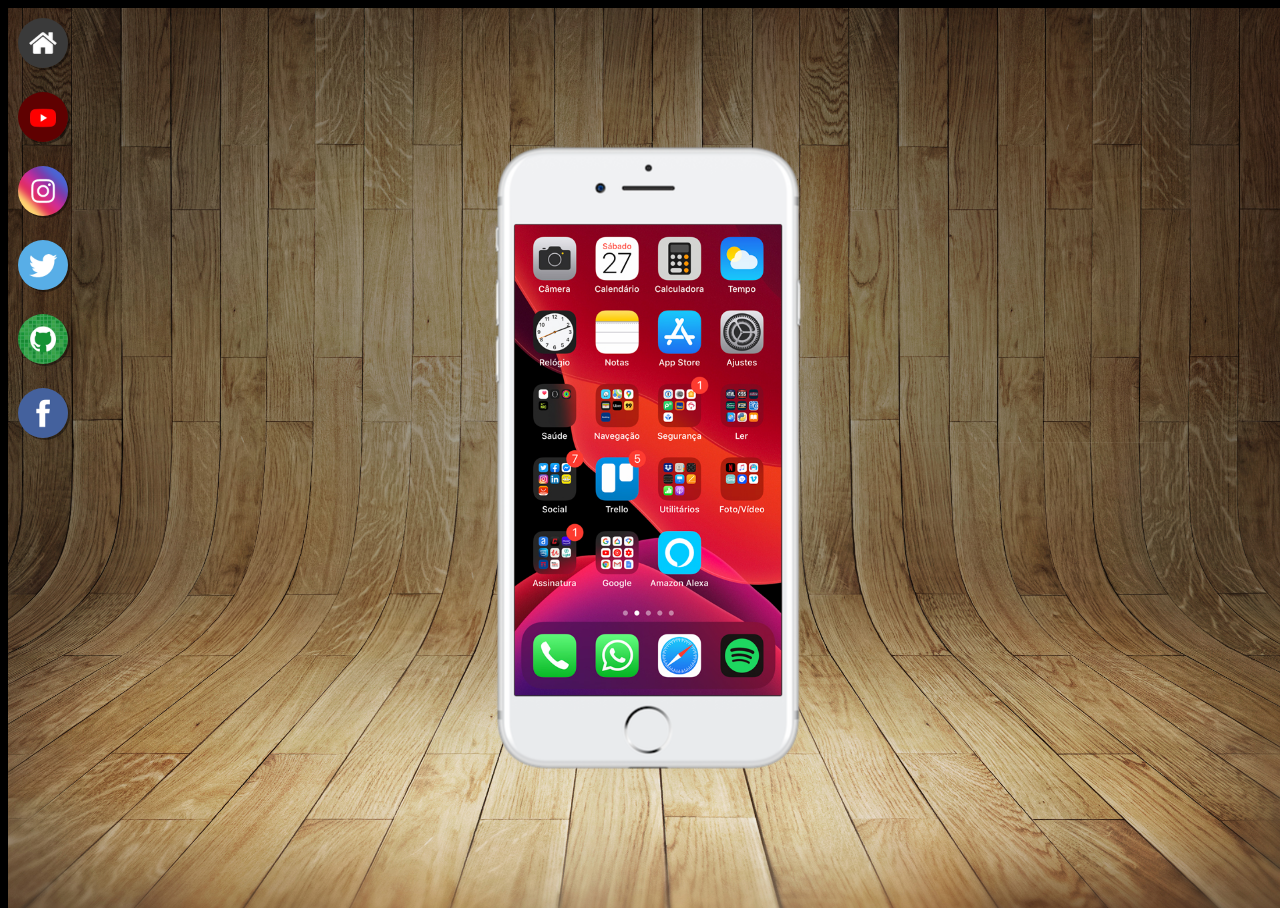
<file: index.html>
<!DOCTYPE html>
<html lang="pt-br
">
<head>
    <meta charset="UTF-8">
    <meta name="viewport" content="width=device-width, initial-scale=1.0">
    <title>Projetos Redes Sociais</title>
    <link rel="shortcut icon" href="favicon.ico" type="image/x-icon">
    <link rel="stylesheet" href="estilos/style.css">
</head>
<body>
    <main>
        <section id="fone">
            <iframe src="home.html" name="tela" id="tela"  frameborder="0">
                Seu navegador não é compativel com esse modelo.
            </iframe>
        </section>
        <section id="redes">
            <a href="#" target="tela"><img src="imagens/logo-home.jpg" alt="Home"></a><br>
            <a href="youtube.html" target="tela"><img src="imagens/logo-youtube.jpg" alt="Youtube"></a><br>
            <a href="insta.html" target="tela"><img src="imagens/logo-instagram.jpg" alt="Instagram"></a><br>
            <a href="x.html" target="tela"><img src="imagens/logo-twitter.jpg" alt="X"></a><br>
            <a href="git.html" target="tela"><img src="imagens/logo-github.jpg" alt="Git Hub"></a><br>
            <a href="face.html" target="tela"><img src="imagens/logo-facebook.jpg" alt="Facebook"></a>
        </section>
    </main>
</body>
</html>
</file>
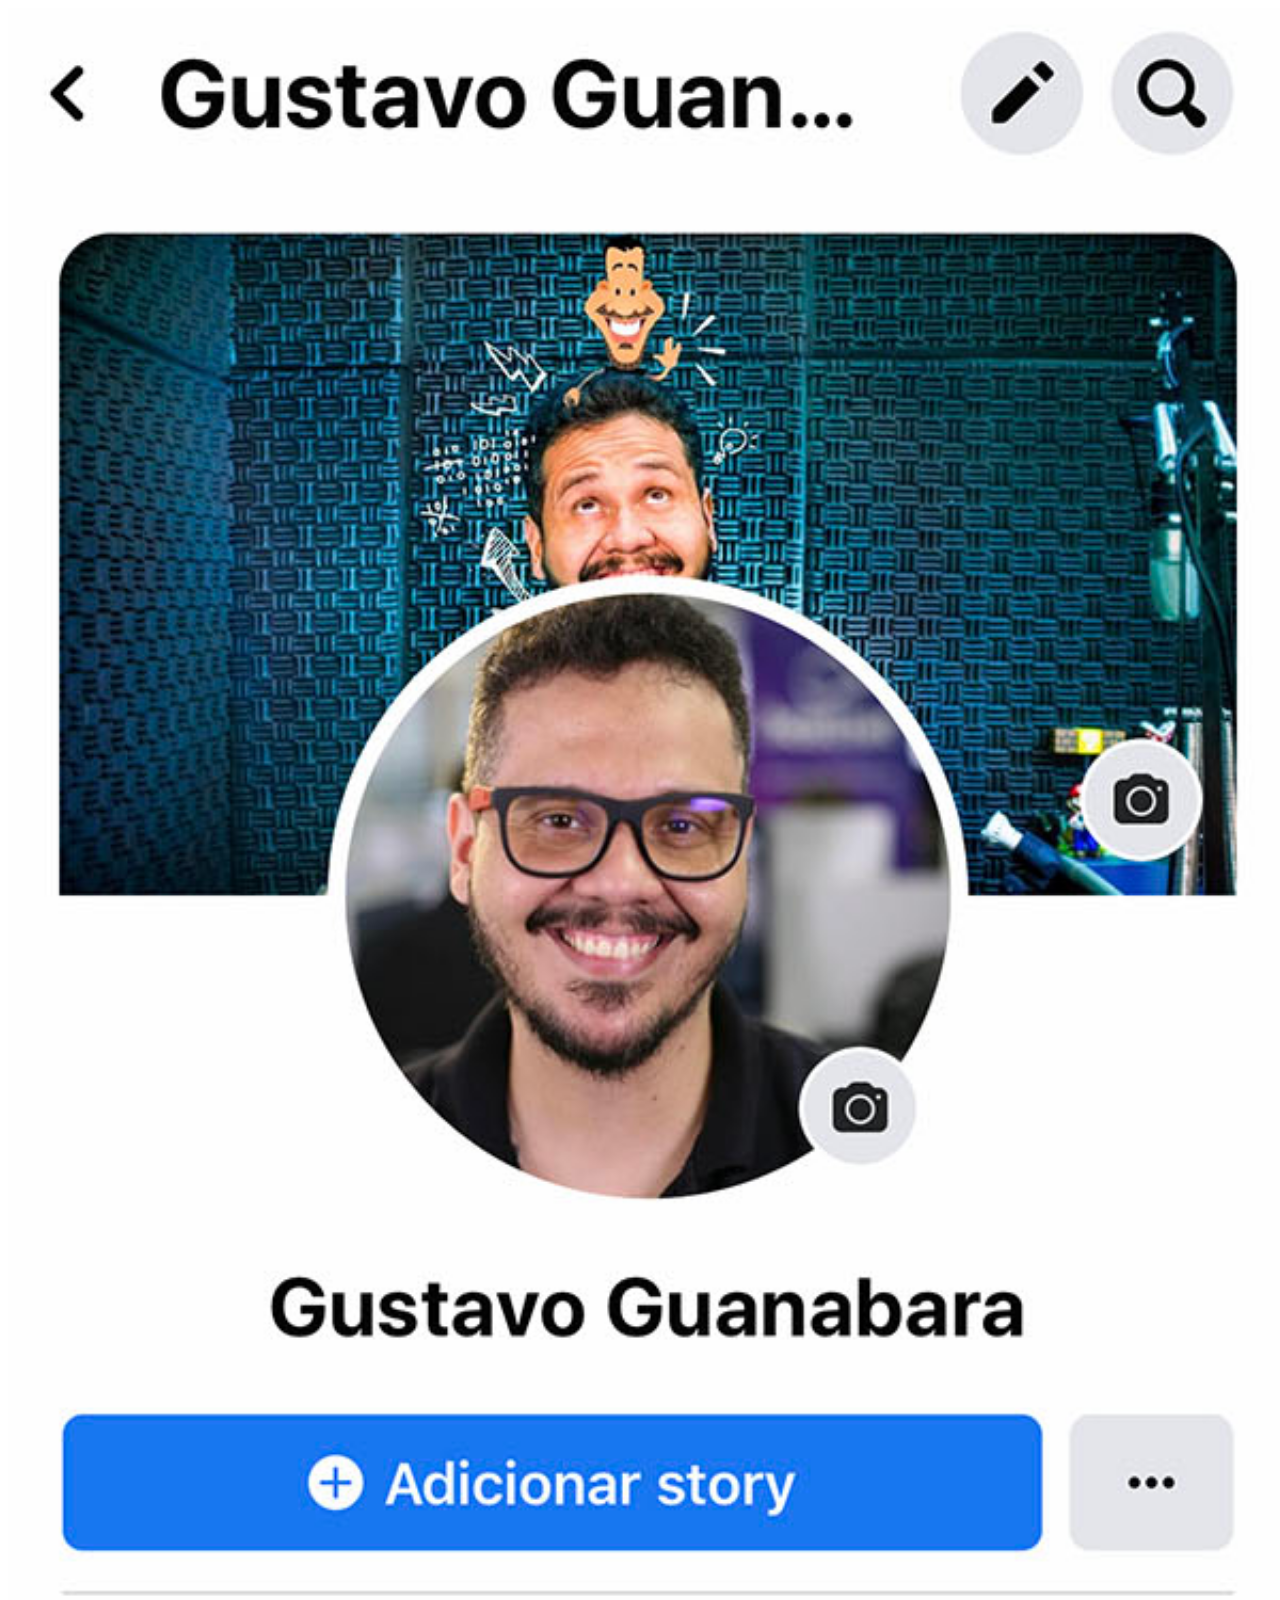
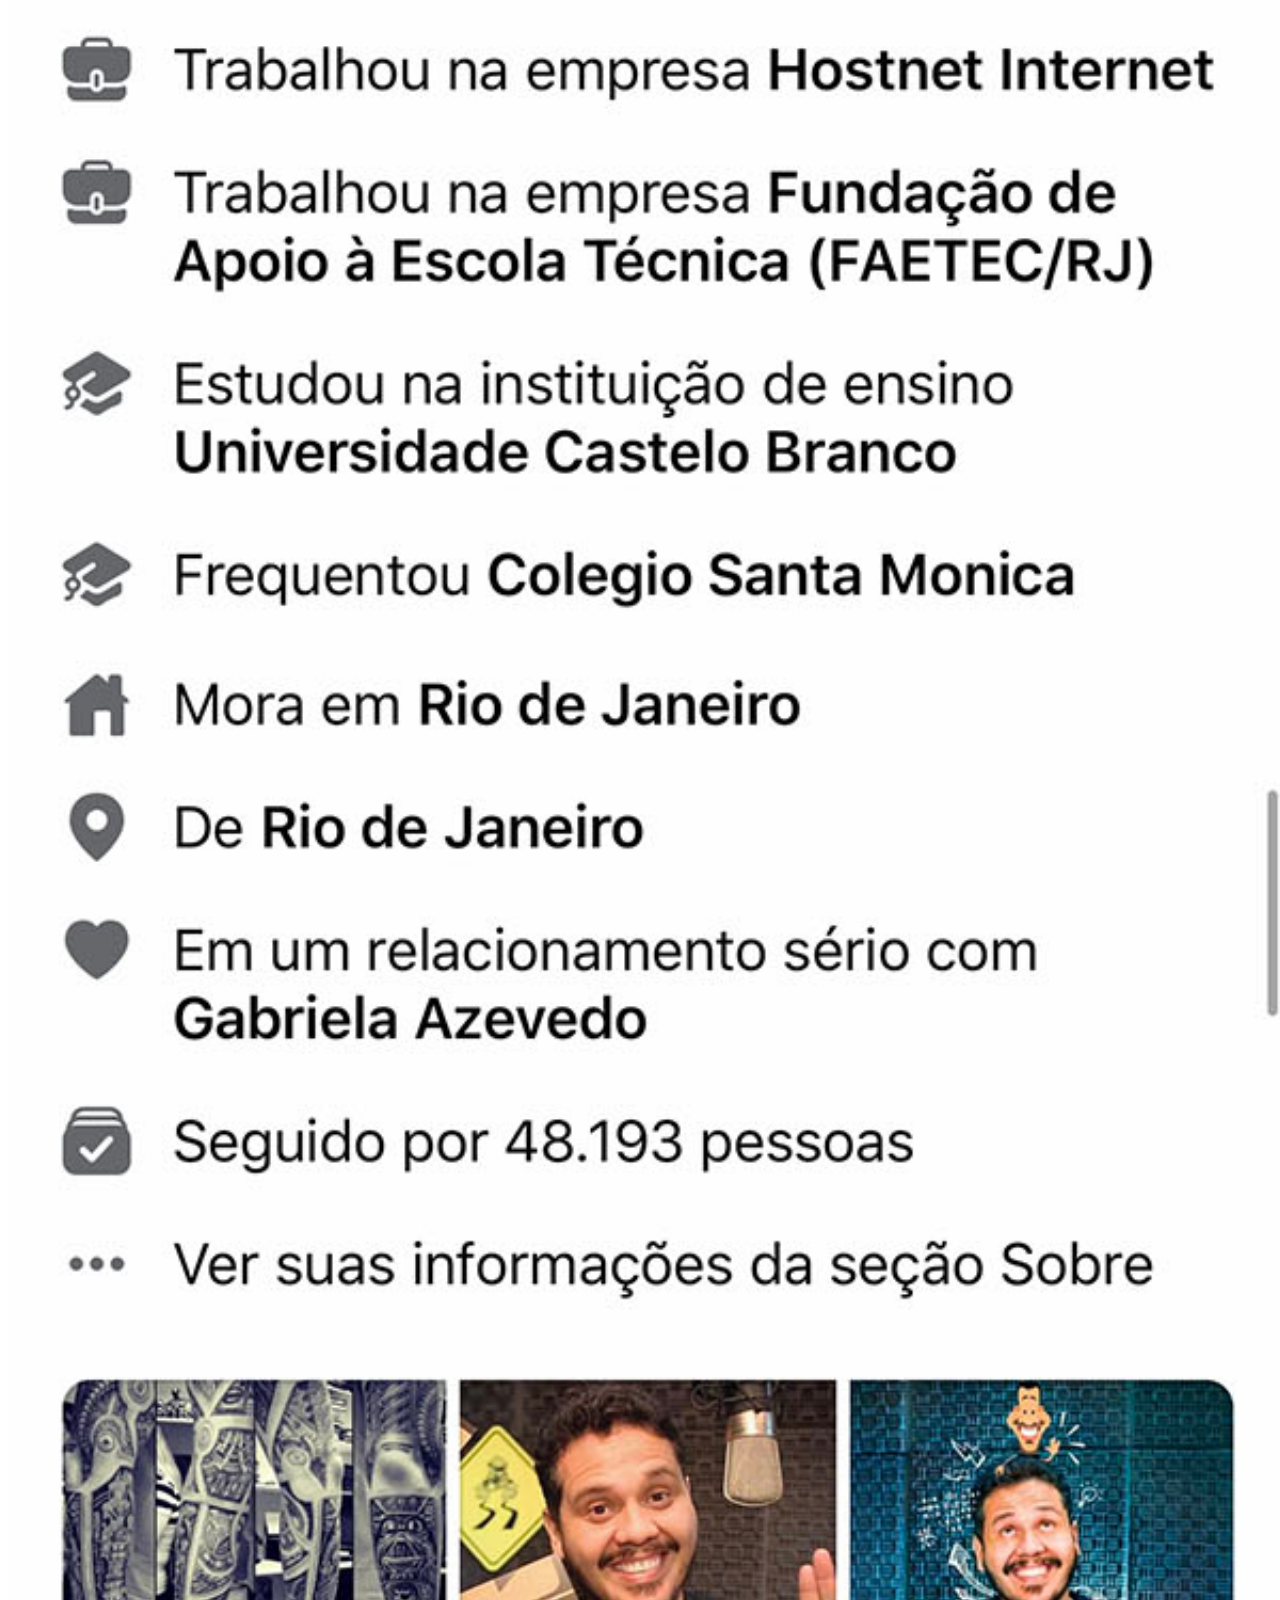
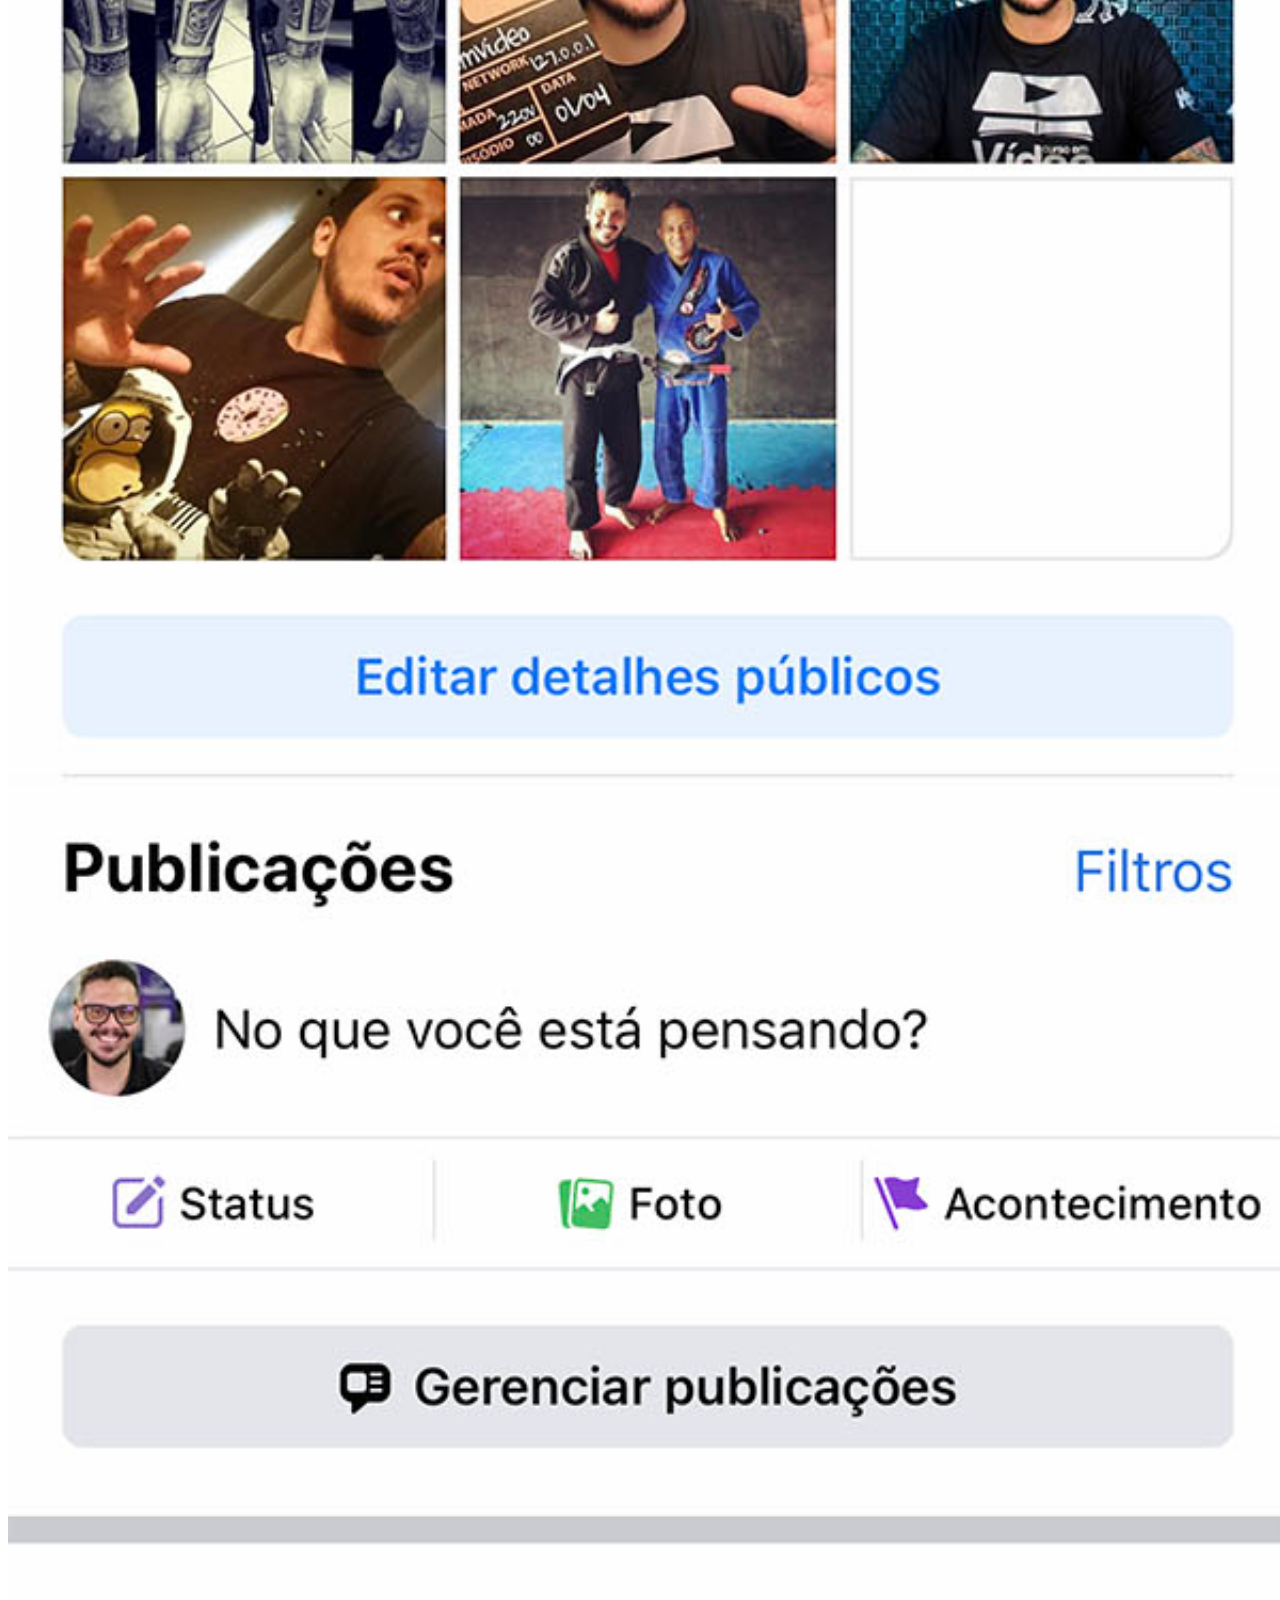
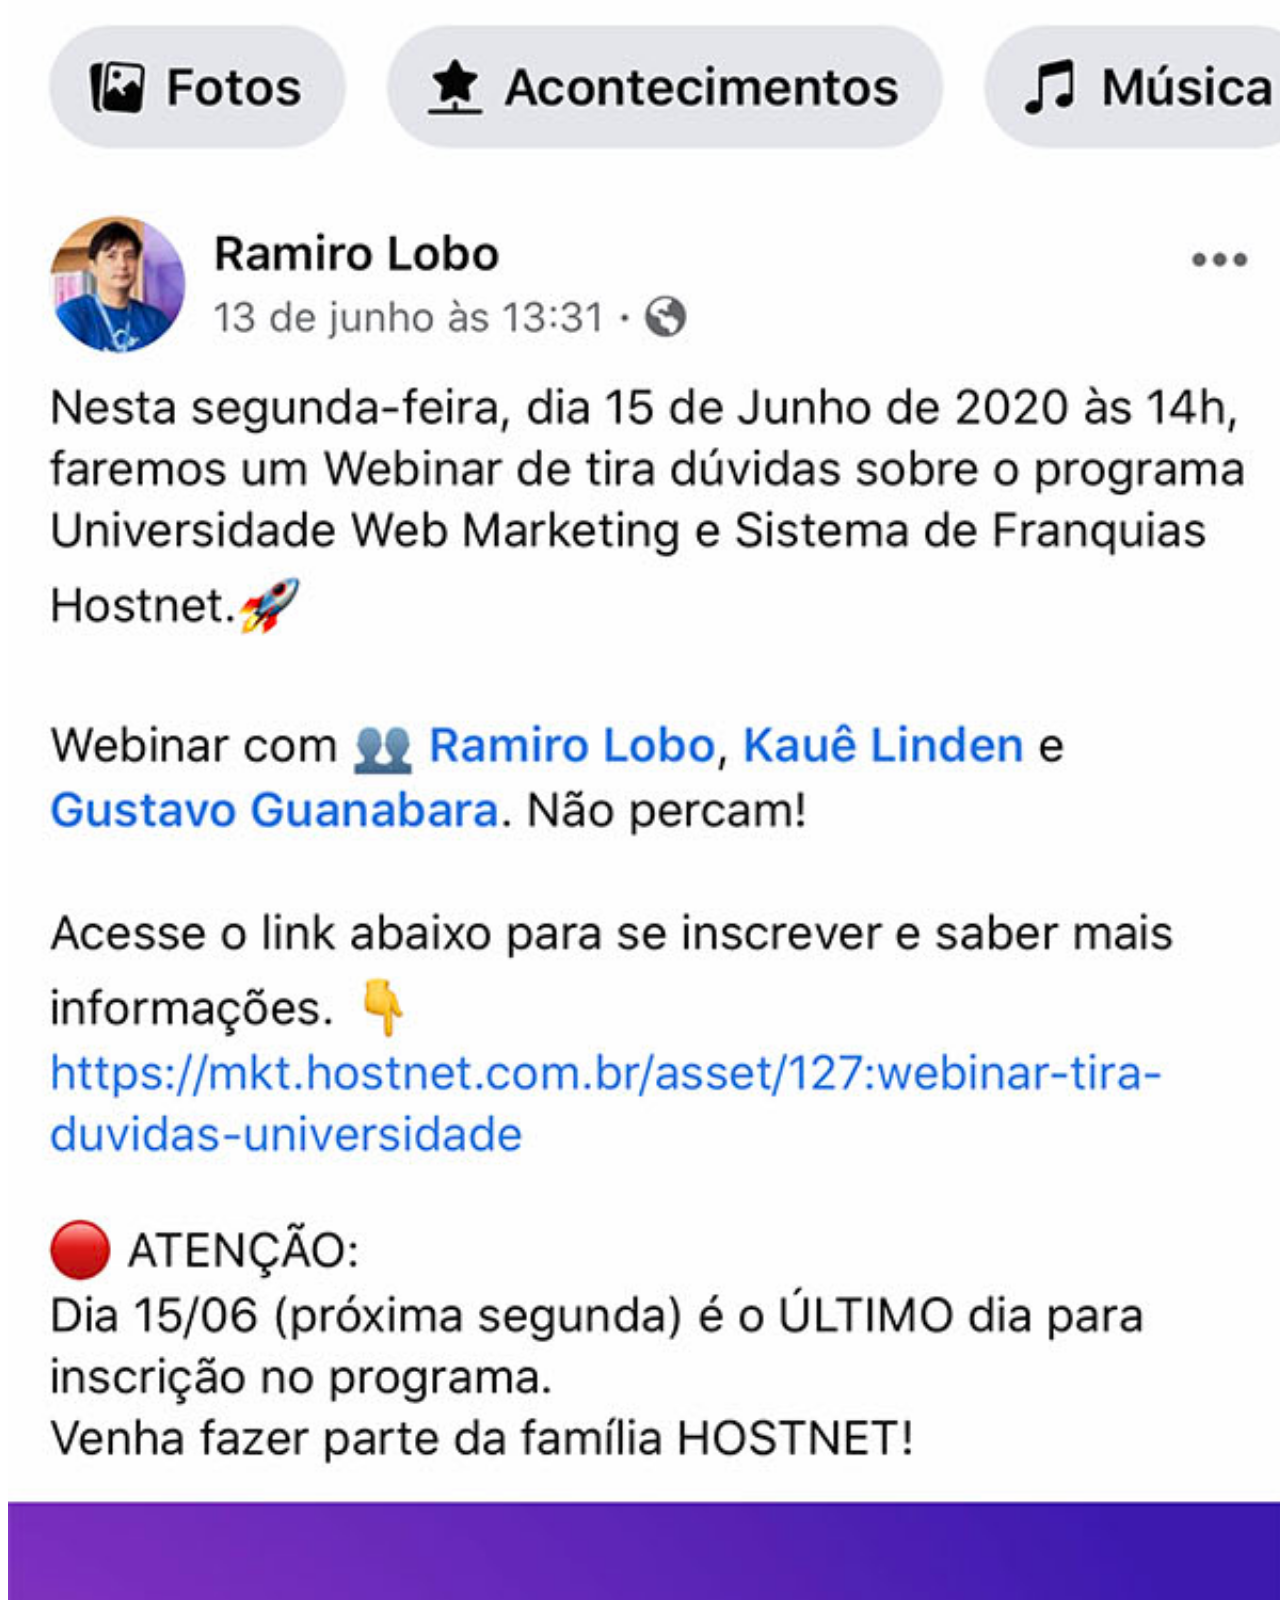
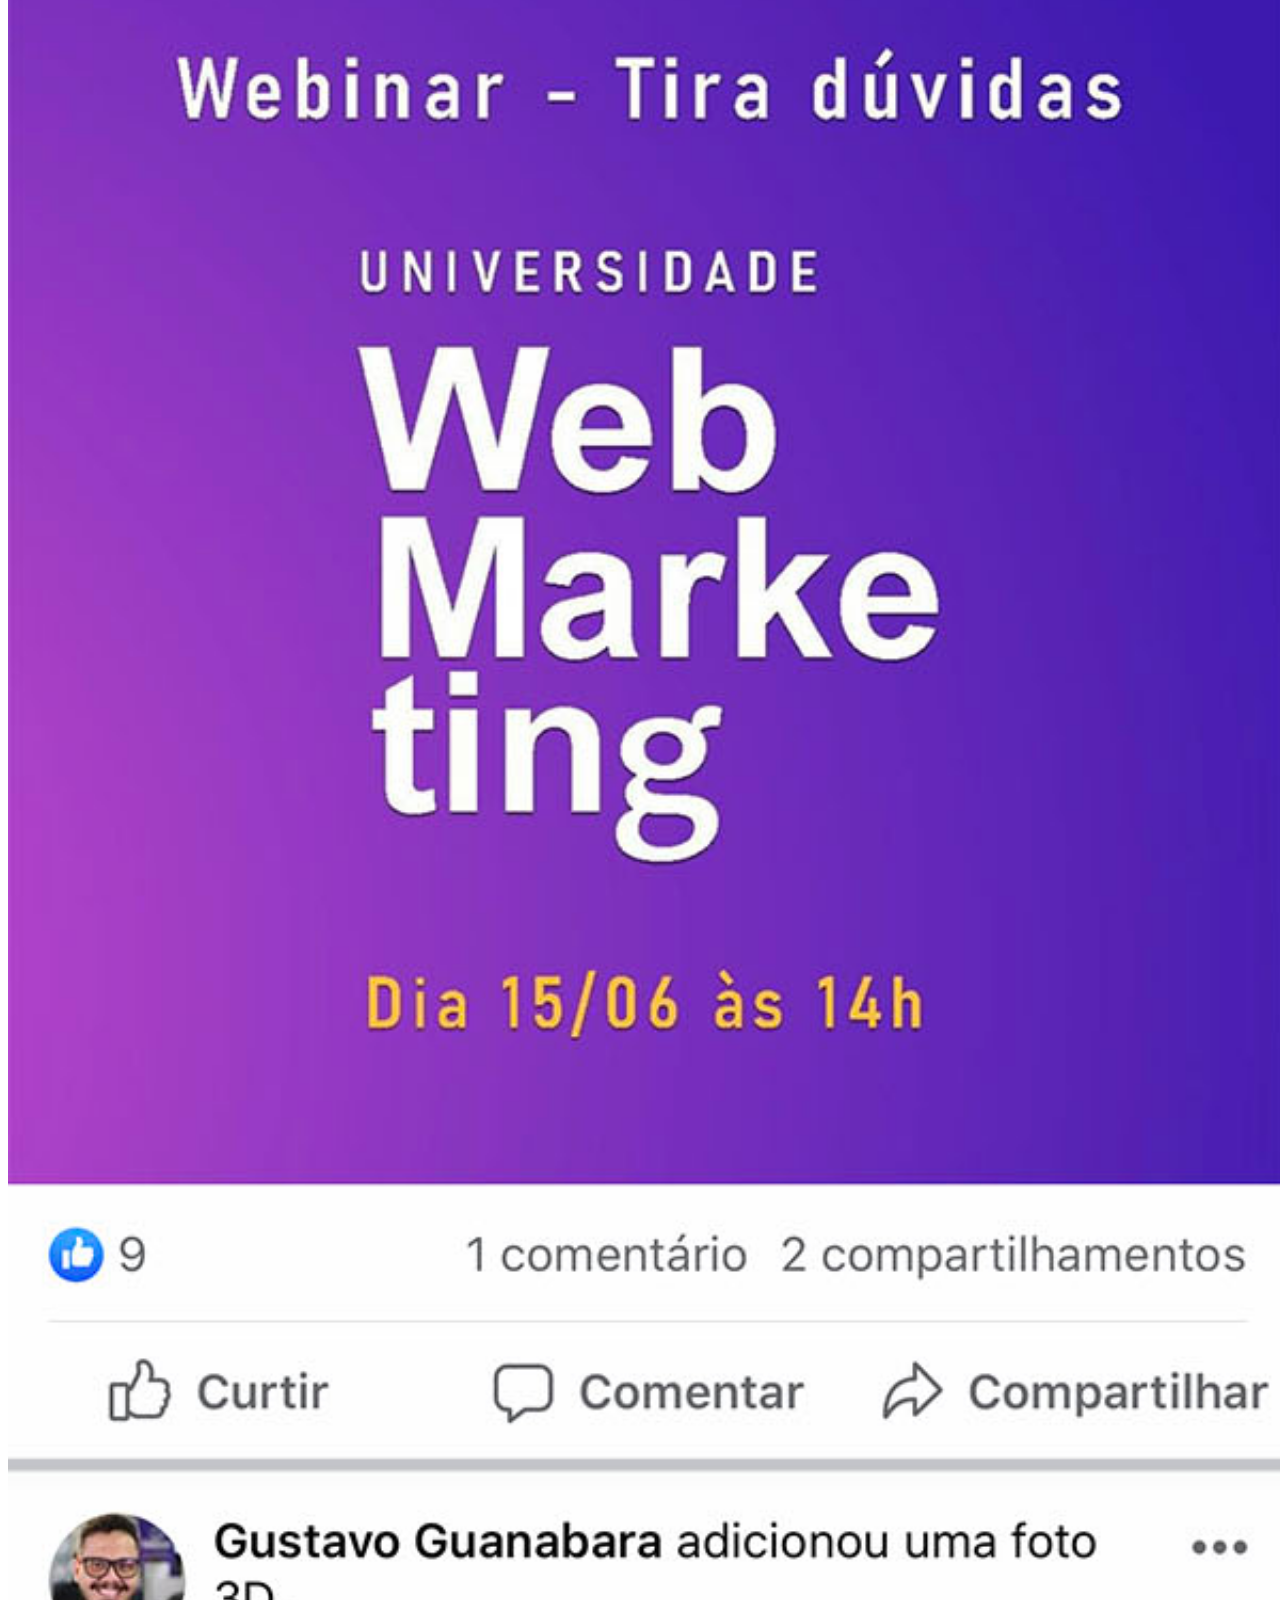
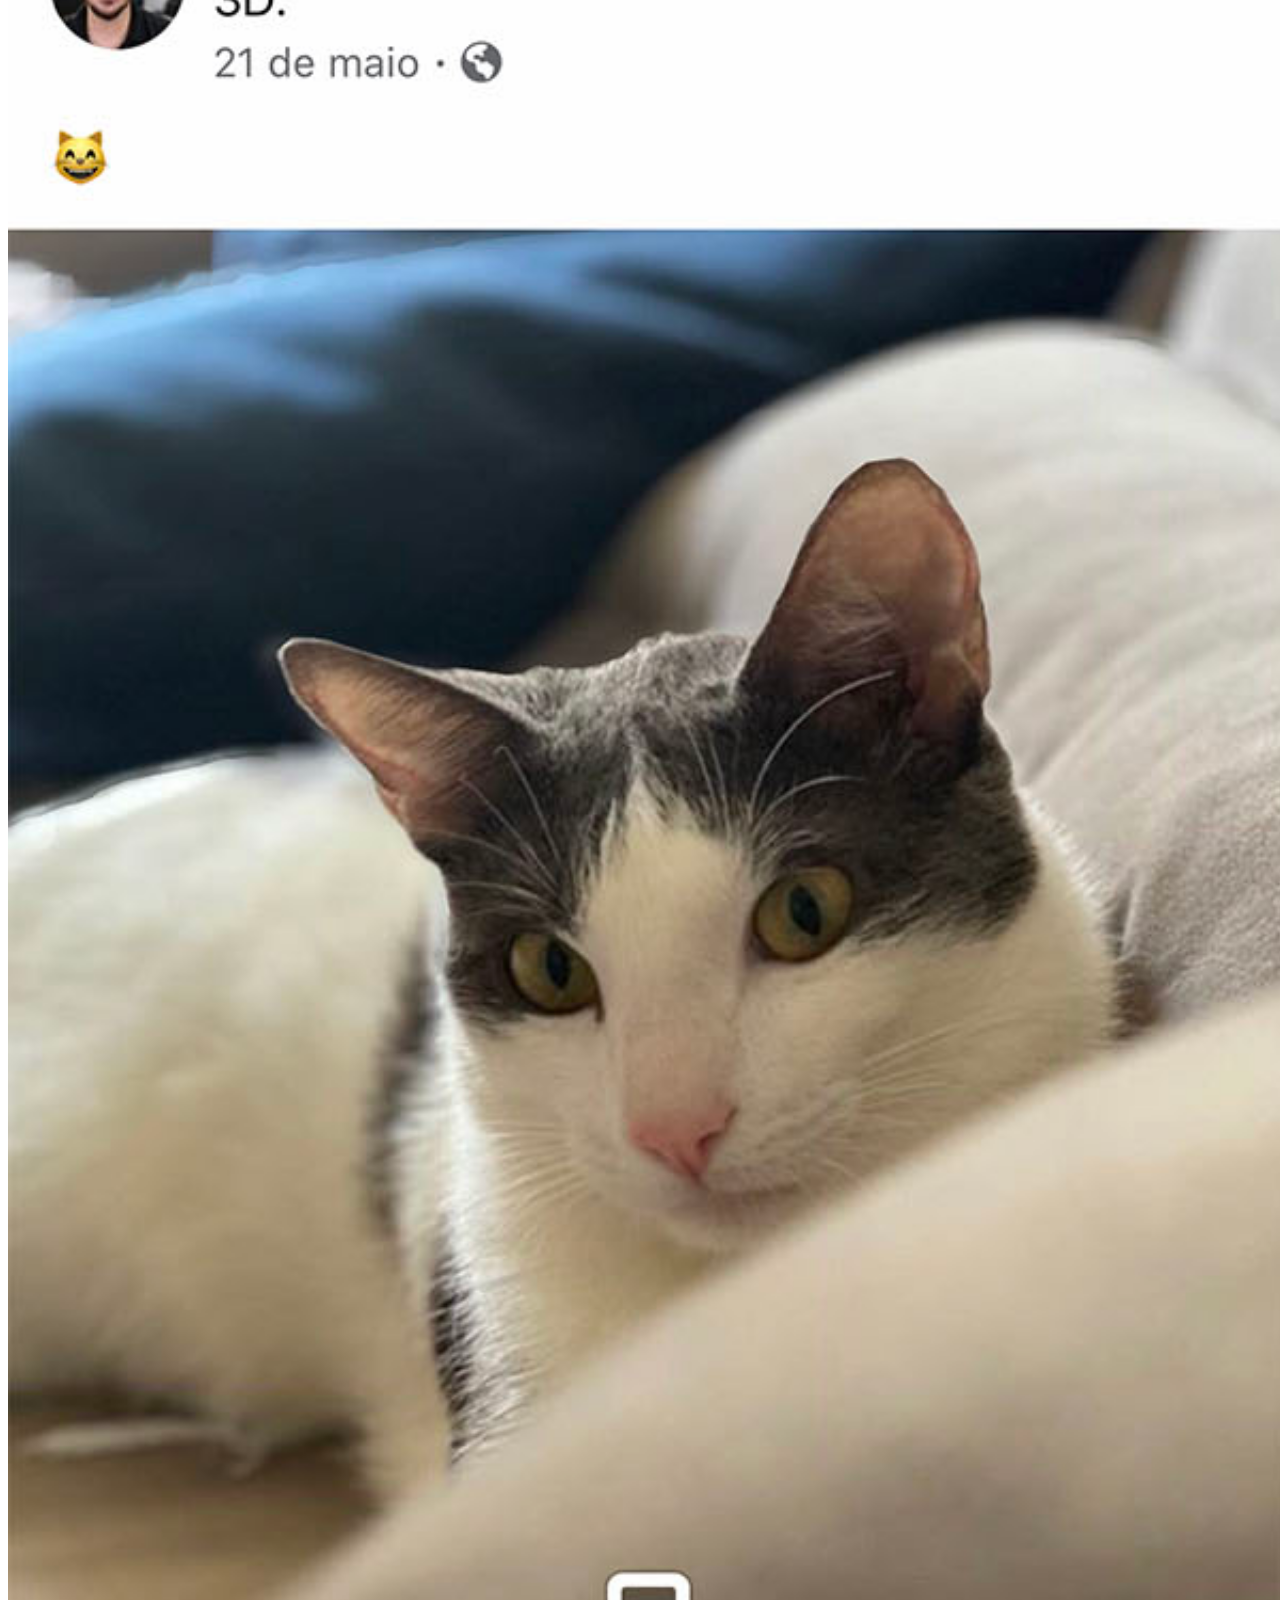
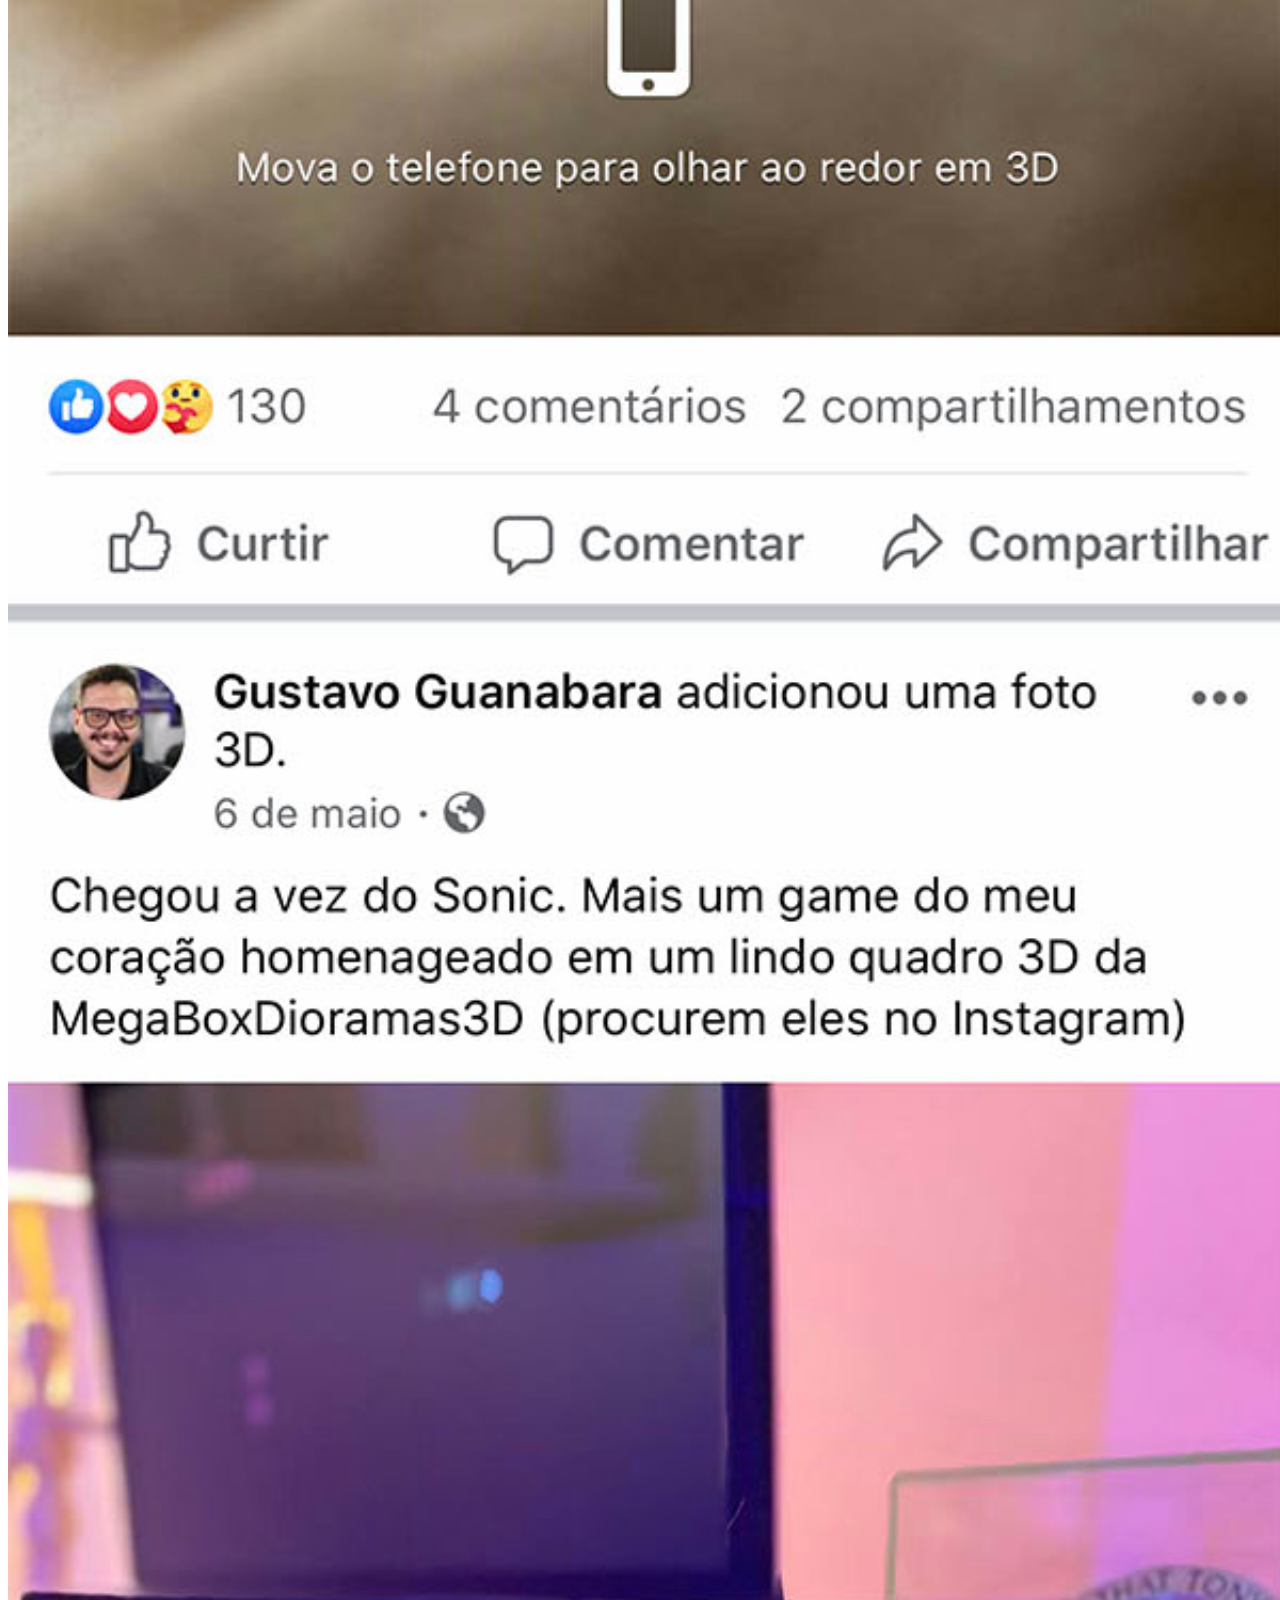
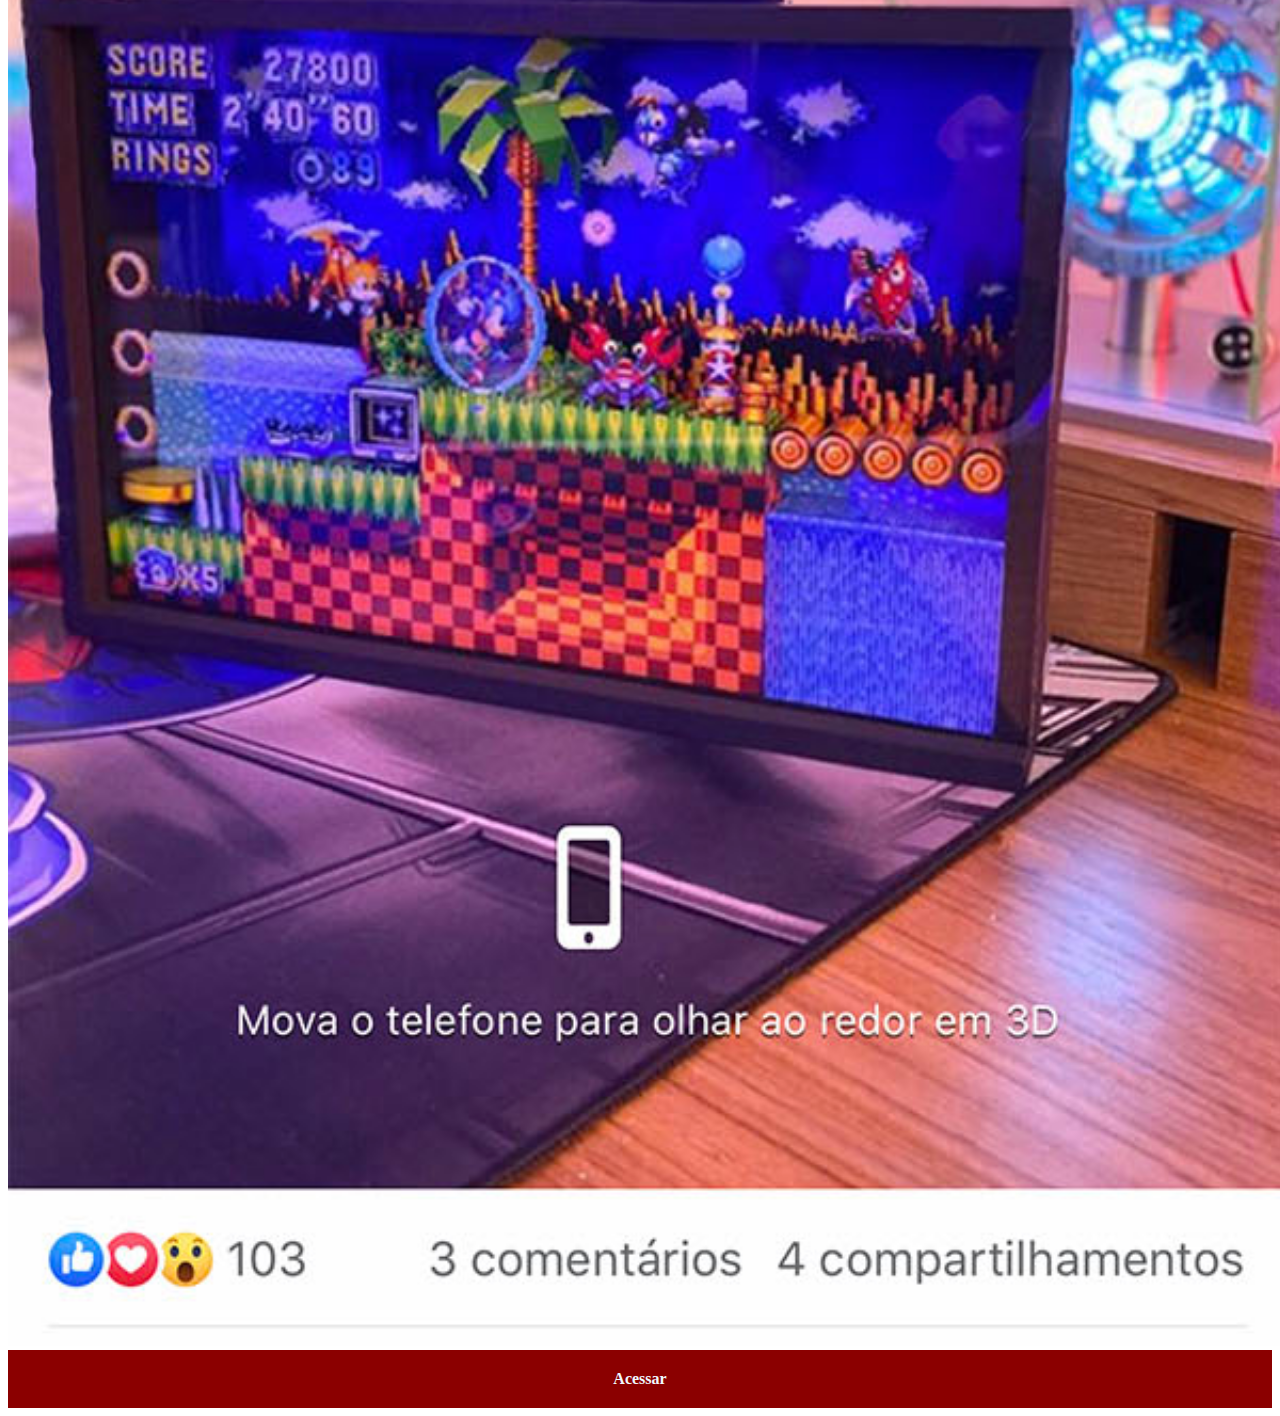
<file: face.html>
<!DOCTYPE html>
<html lang="pt-br">
<head>
    <meta charset="UTF-8">
    <meta name="viewport" content="width=device-width, initial-scale=1.0">
    <title>YouTube</title>
    <link rel="stylesheet" href="estilos/style_botoes.css">
</head>
<body>
    <img src="imagens/tela-facebook.jpg" alt="Facebook">
    <a href="https://www.facebook.com/" target="_blank">Acessar</a>
</body>
</html>
</file>
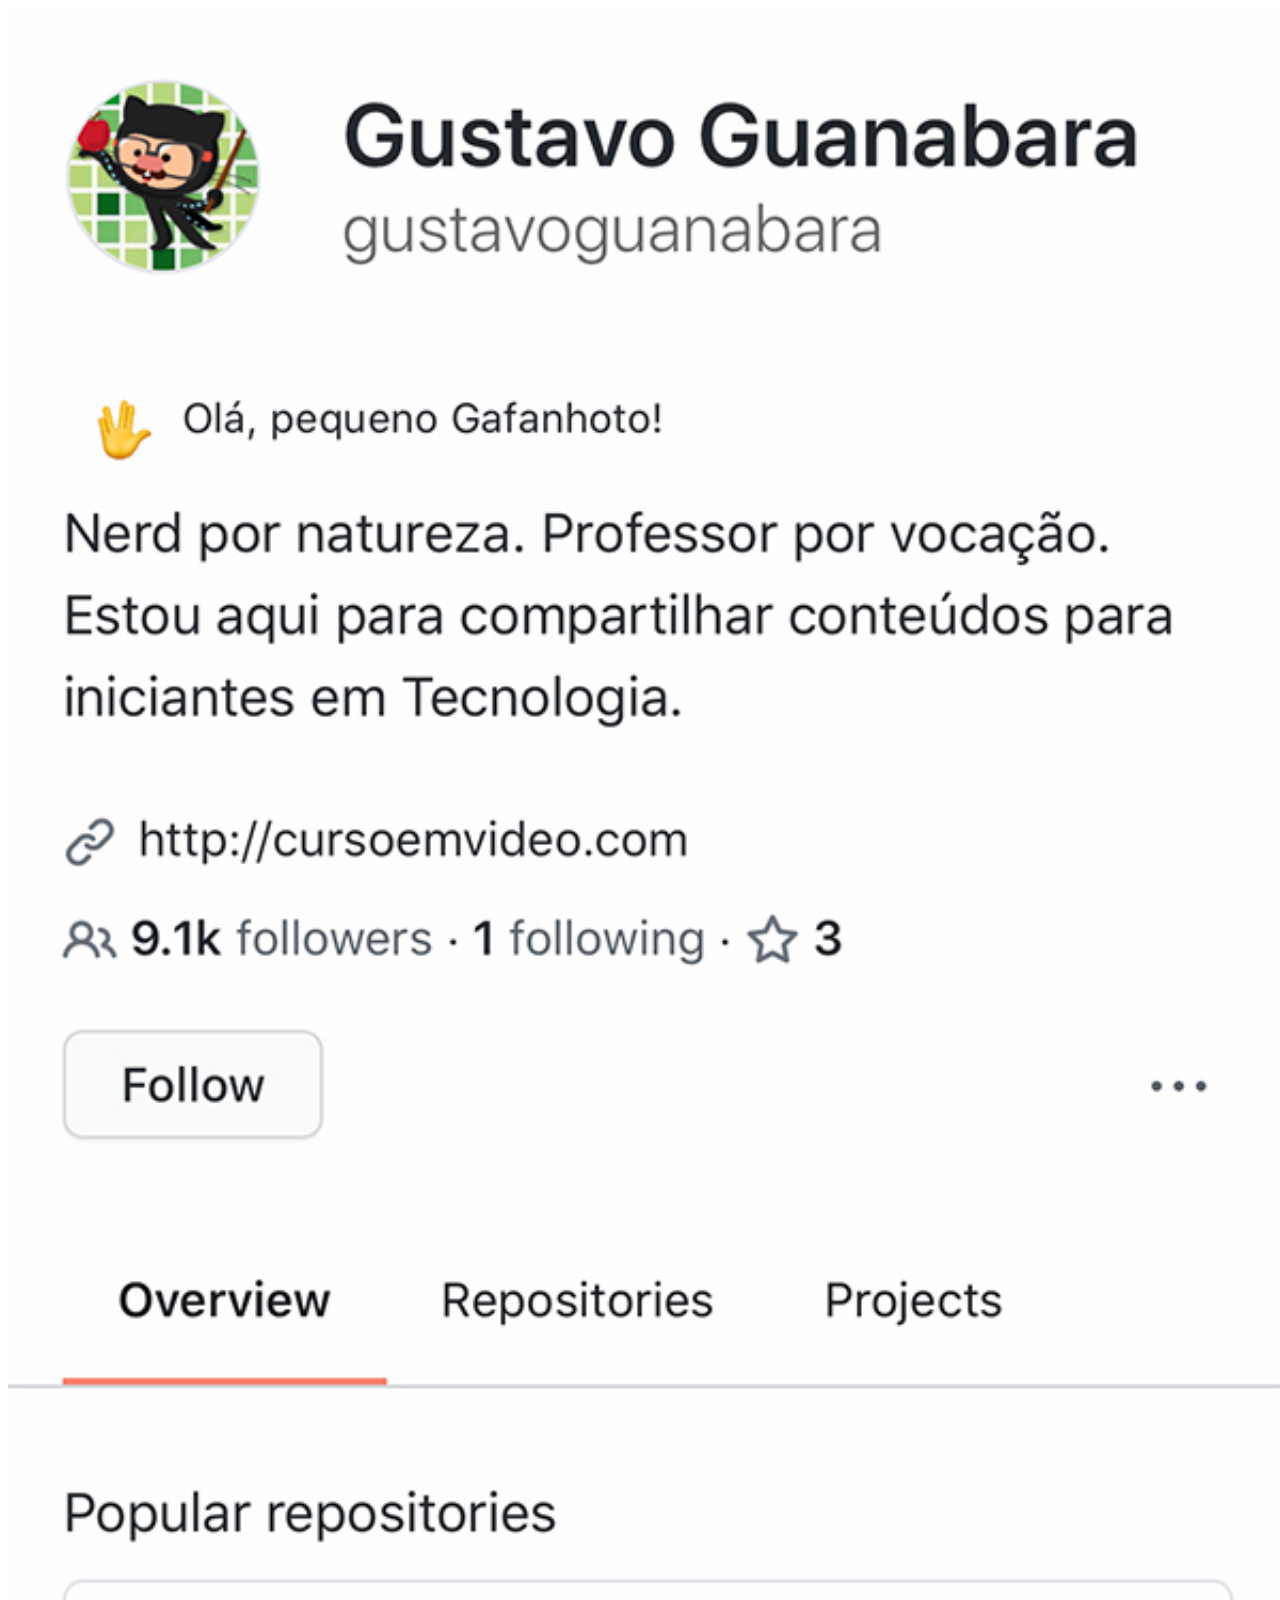
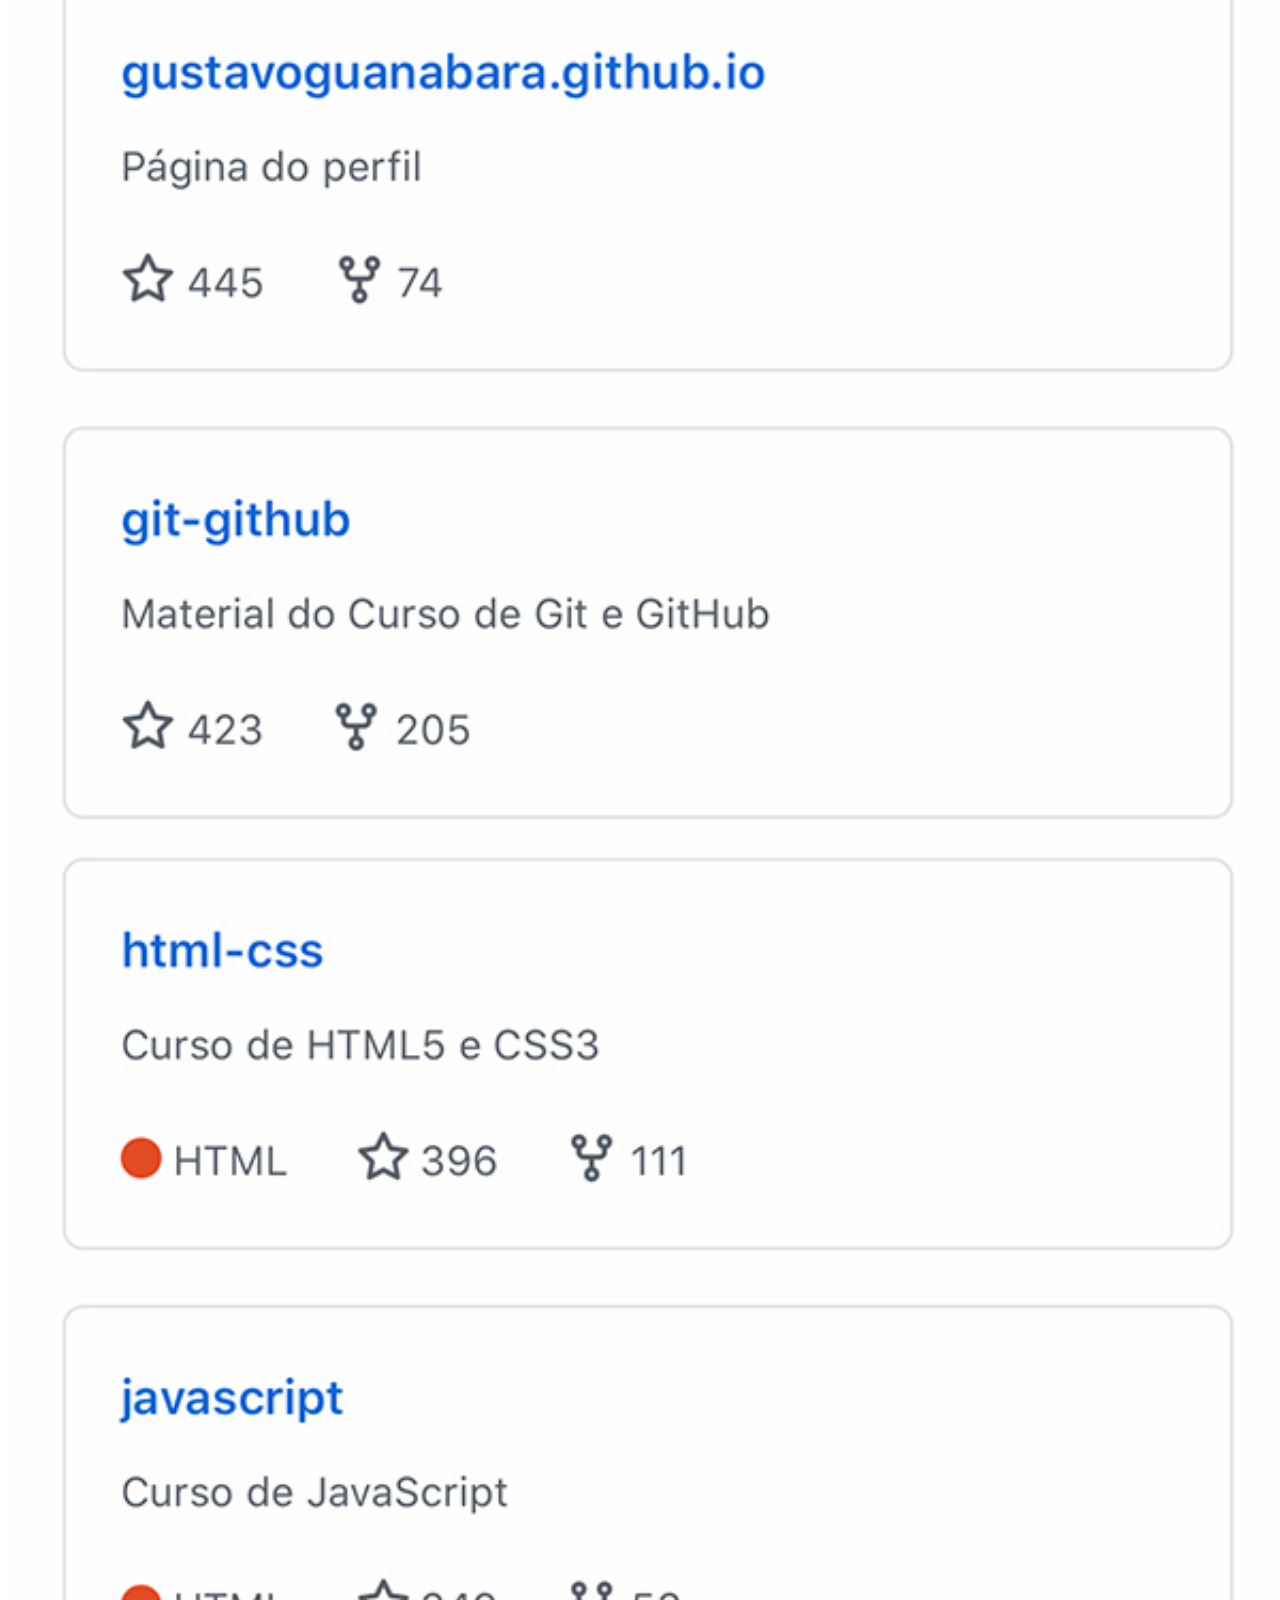
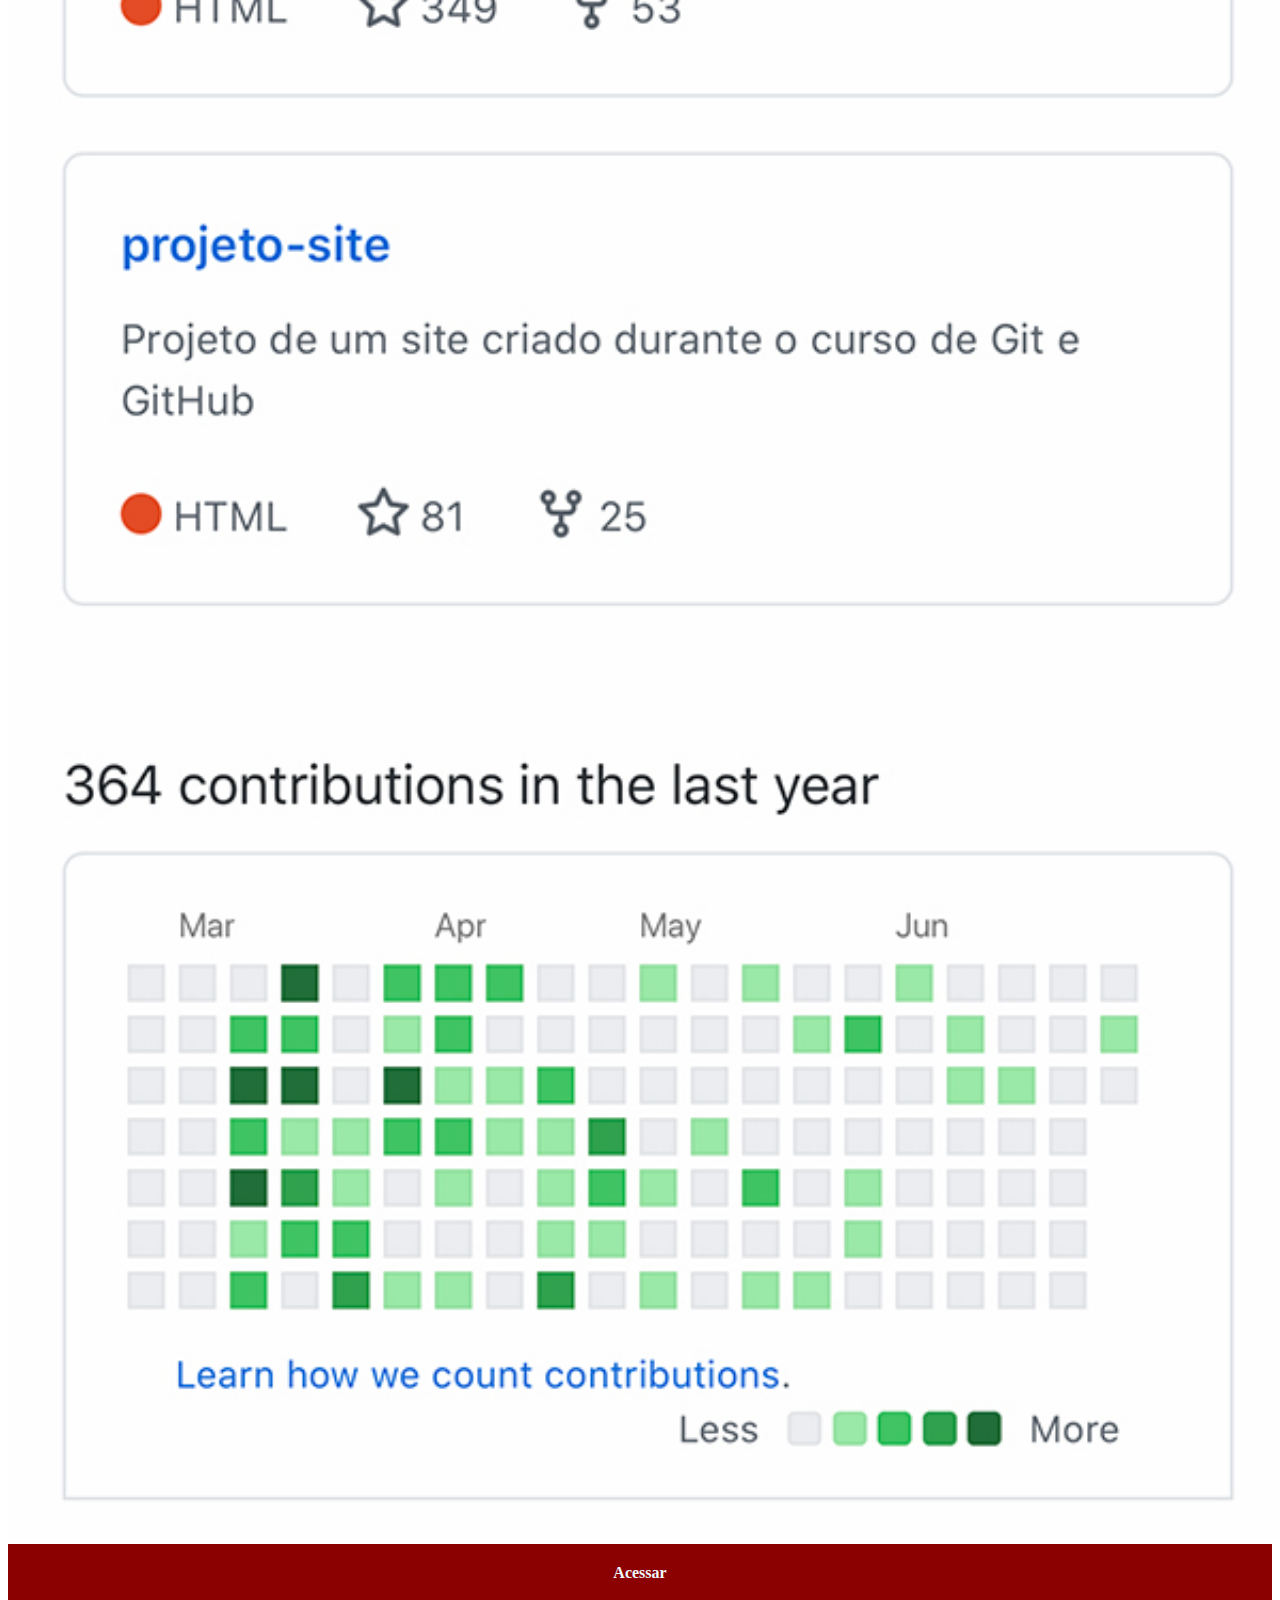
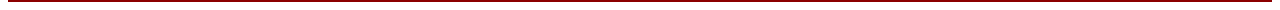
<file: git.html>
<!DOCTYPE html>
<html lang="pt-br">
<head>
    <meta charset="UTF-8">
    <meta name="viewport" content="width=device-width, initial-scale=1.0">
    <title>YouTube</title>
    <link rel="stylesheet" href="estilos/style_botoes.css">
</head>
<body>
    <img src="imagens/tela-github.jpg" alt="Github">
    <a href="https://github.com/" target="_blank">Acessar</a>
</body>
</html>
</file>
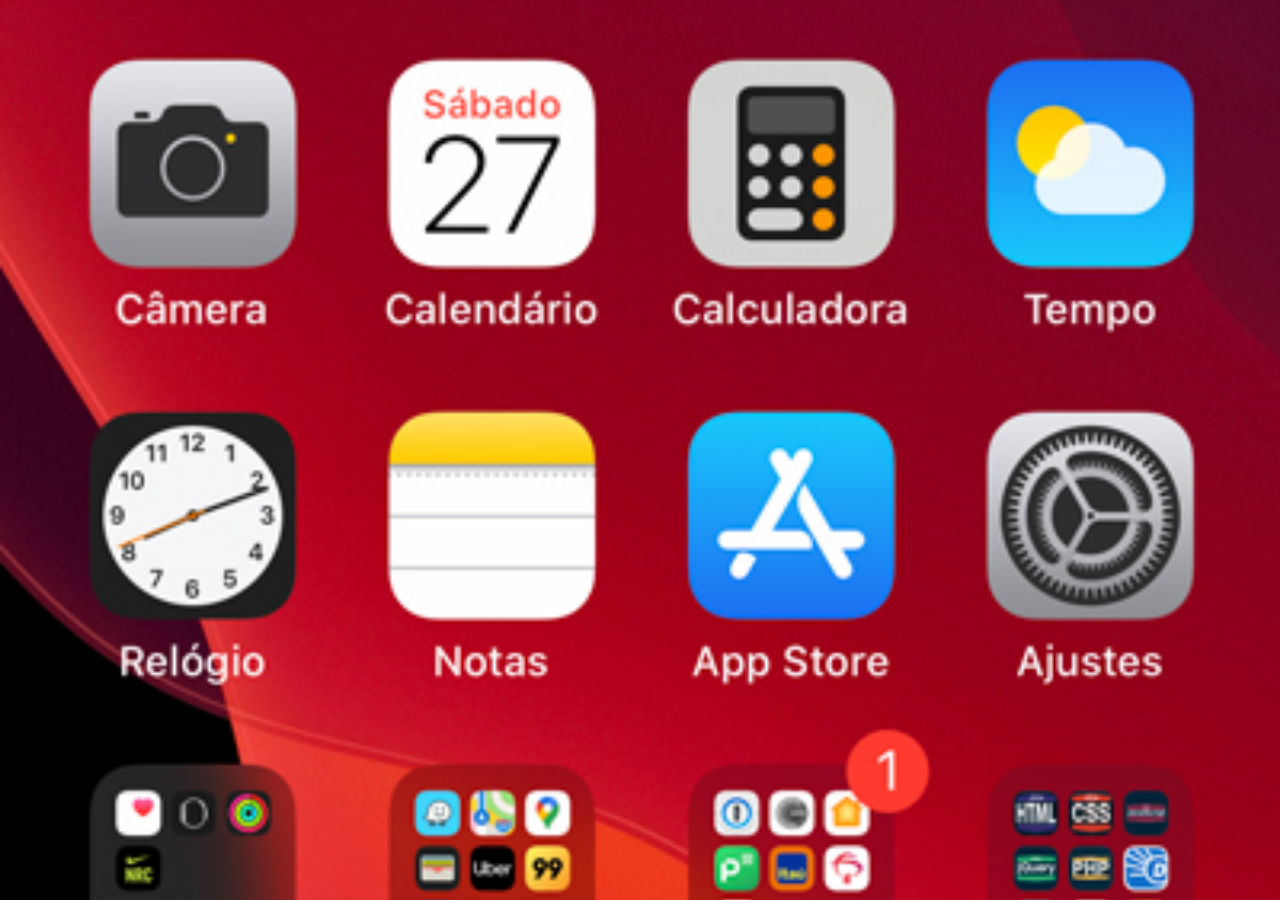
<file: home.html>
<!DOCTYPE html>
<html lang="pt-br">
<head>
    <meta charset="UTF-8">
    <meta name="viewport" content="width=device-width, initial-scale=1.0">
    <title>HOME</title>
    <style>
        * {
            margin: 0;
            padding: 0;
        }

        body {
            width: 100vw;
            height: 100vh;
            background: black url('imagens/tela-home.jpg');
            background-size: cover;
        }
    </style>
</head>
<body>
    
</body>
</html>
</file>
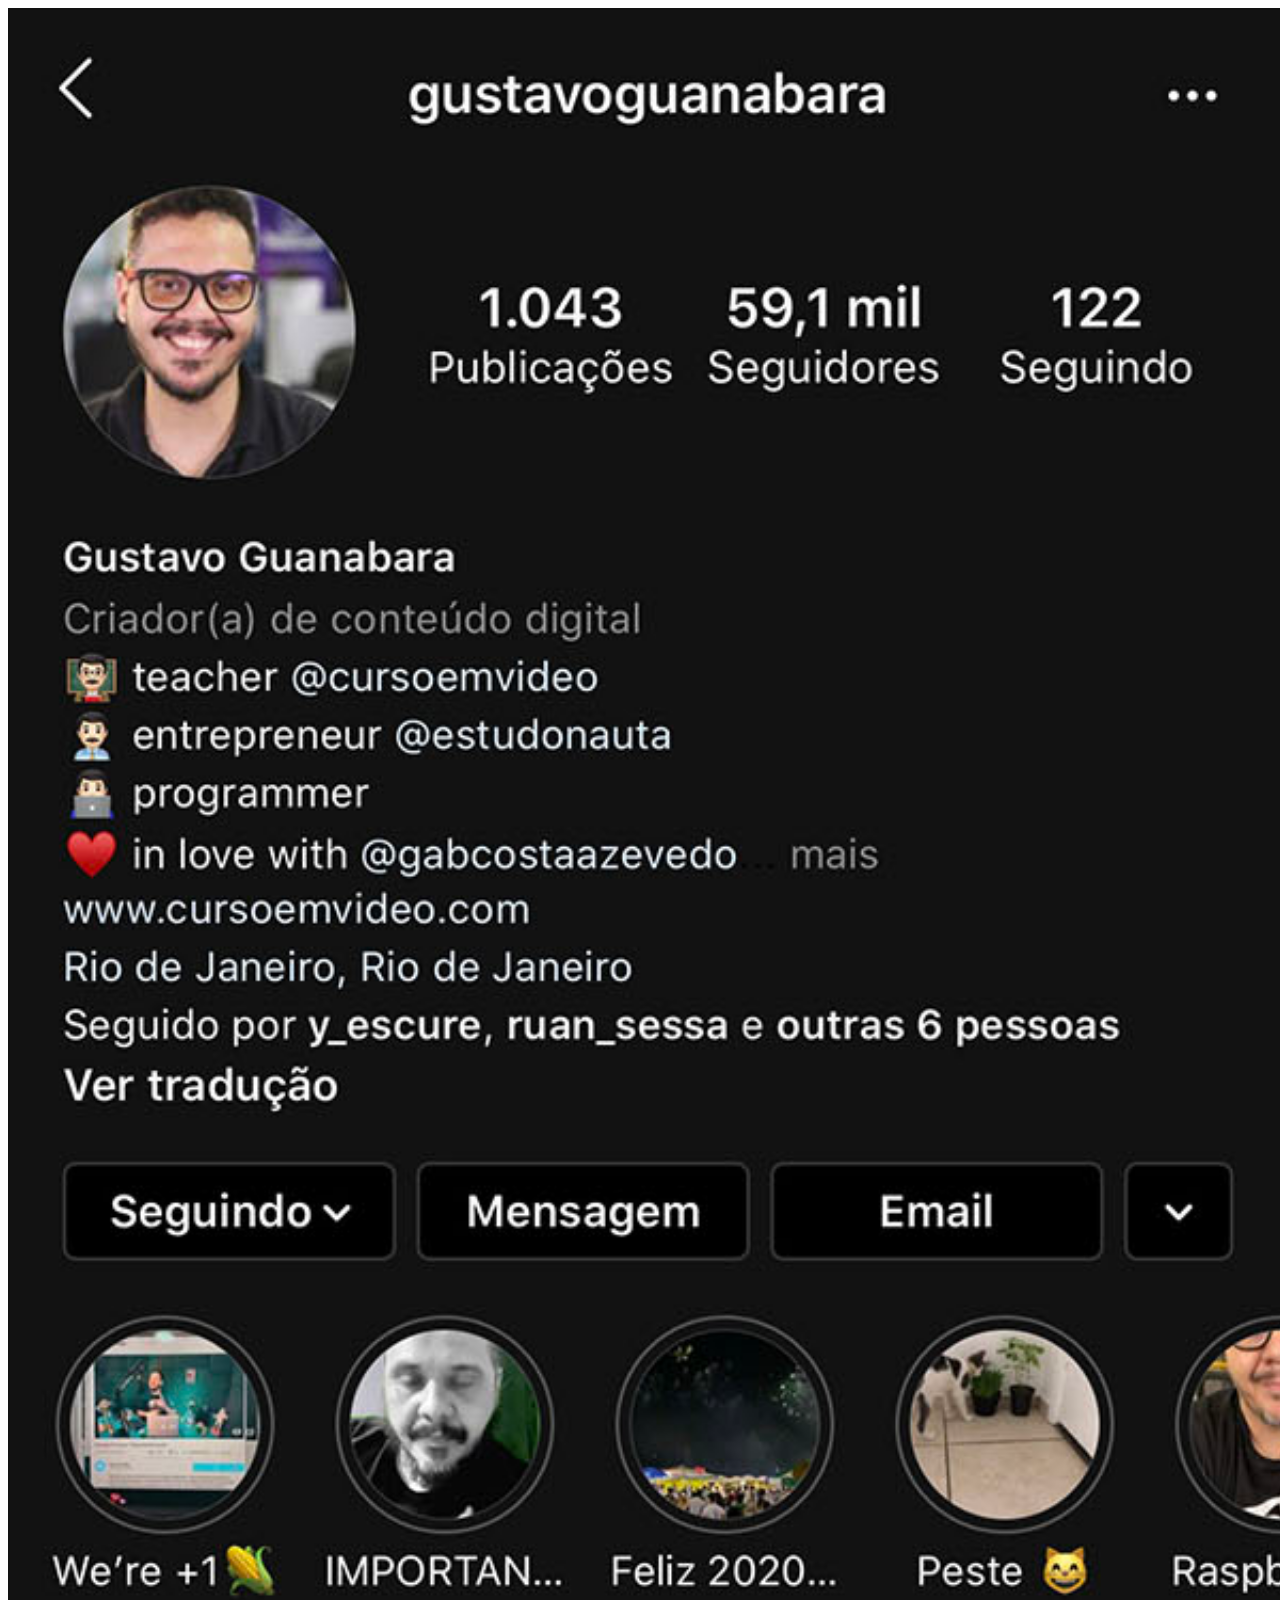
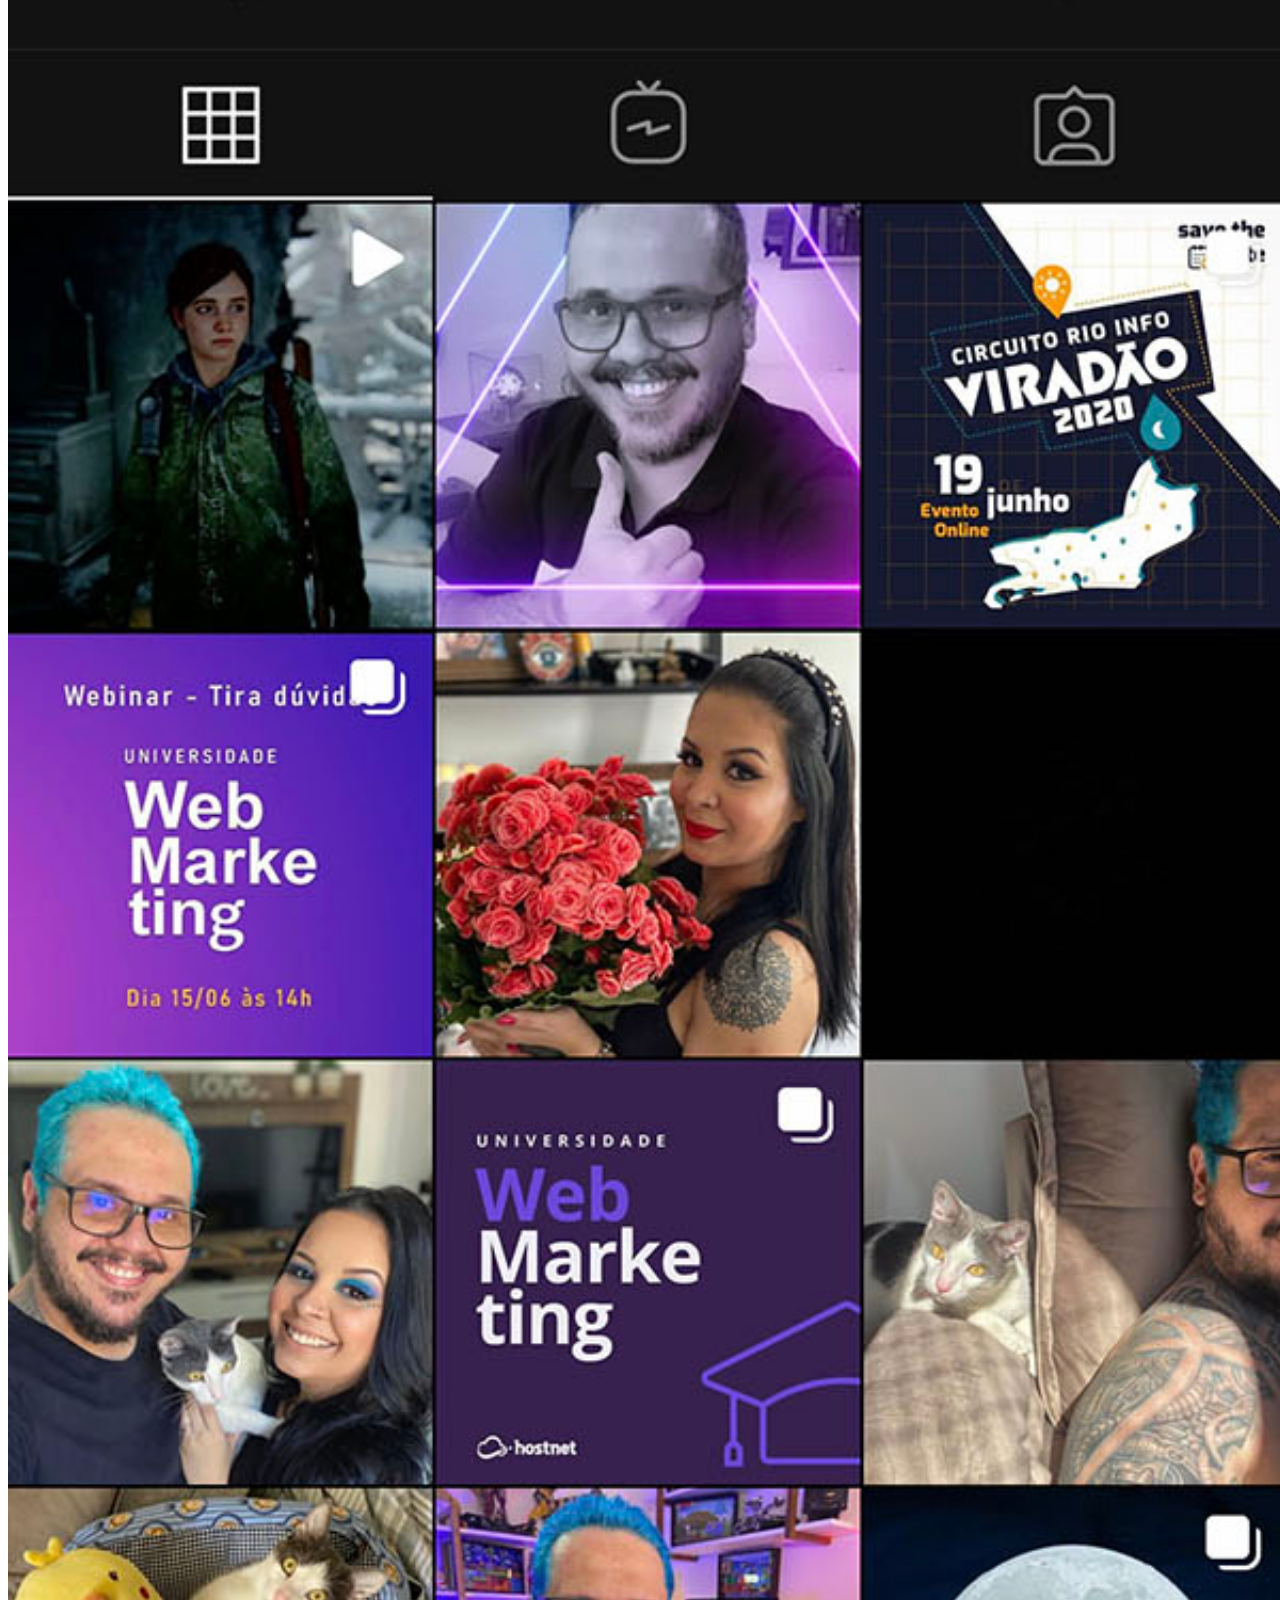
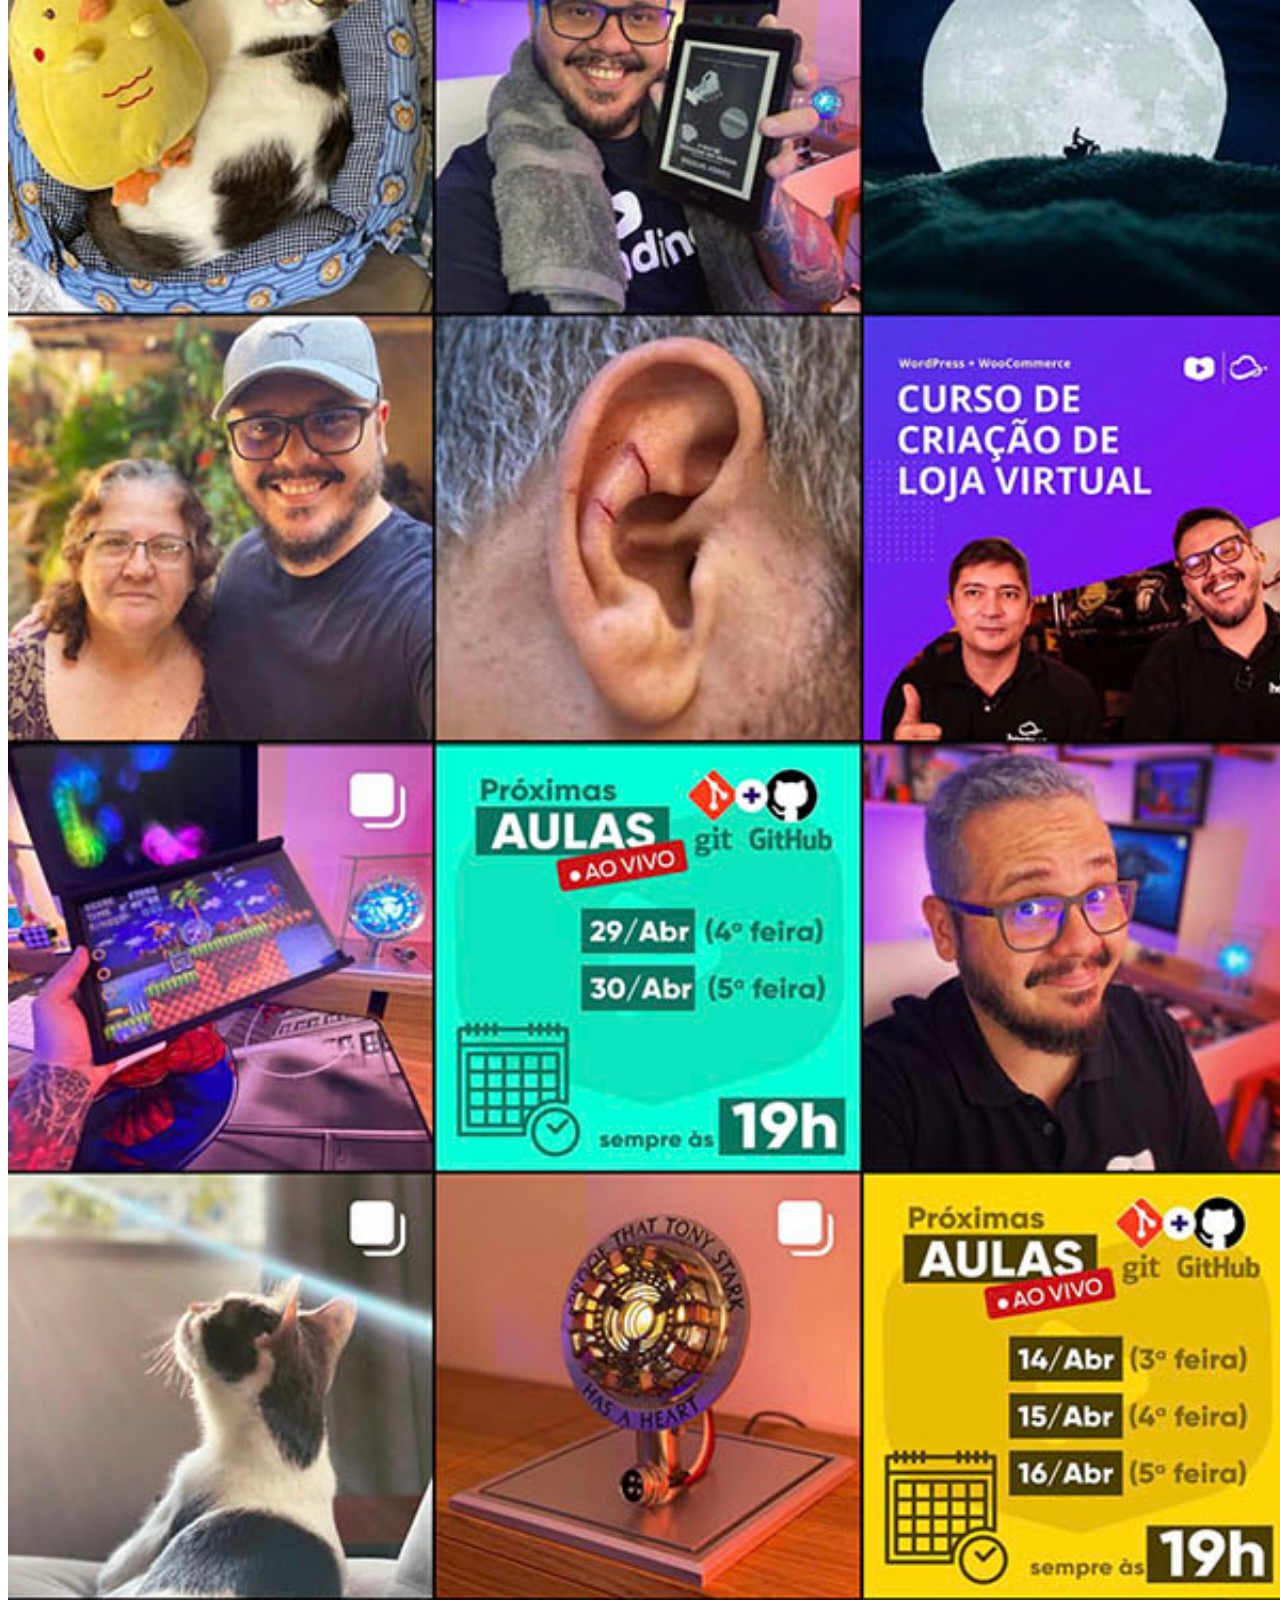
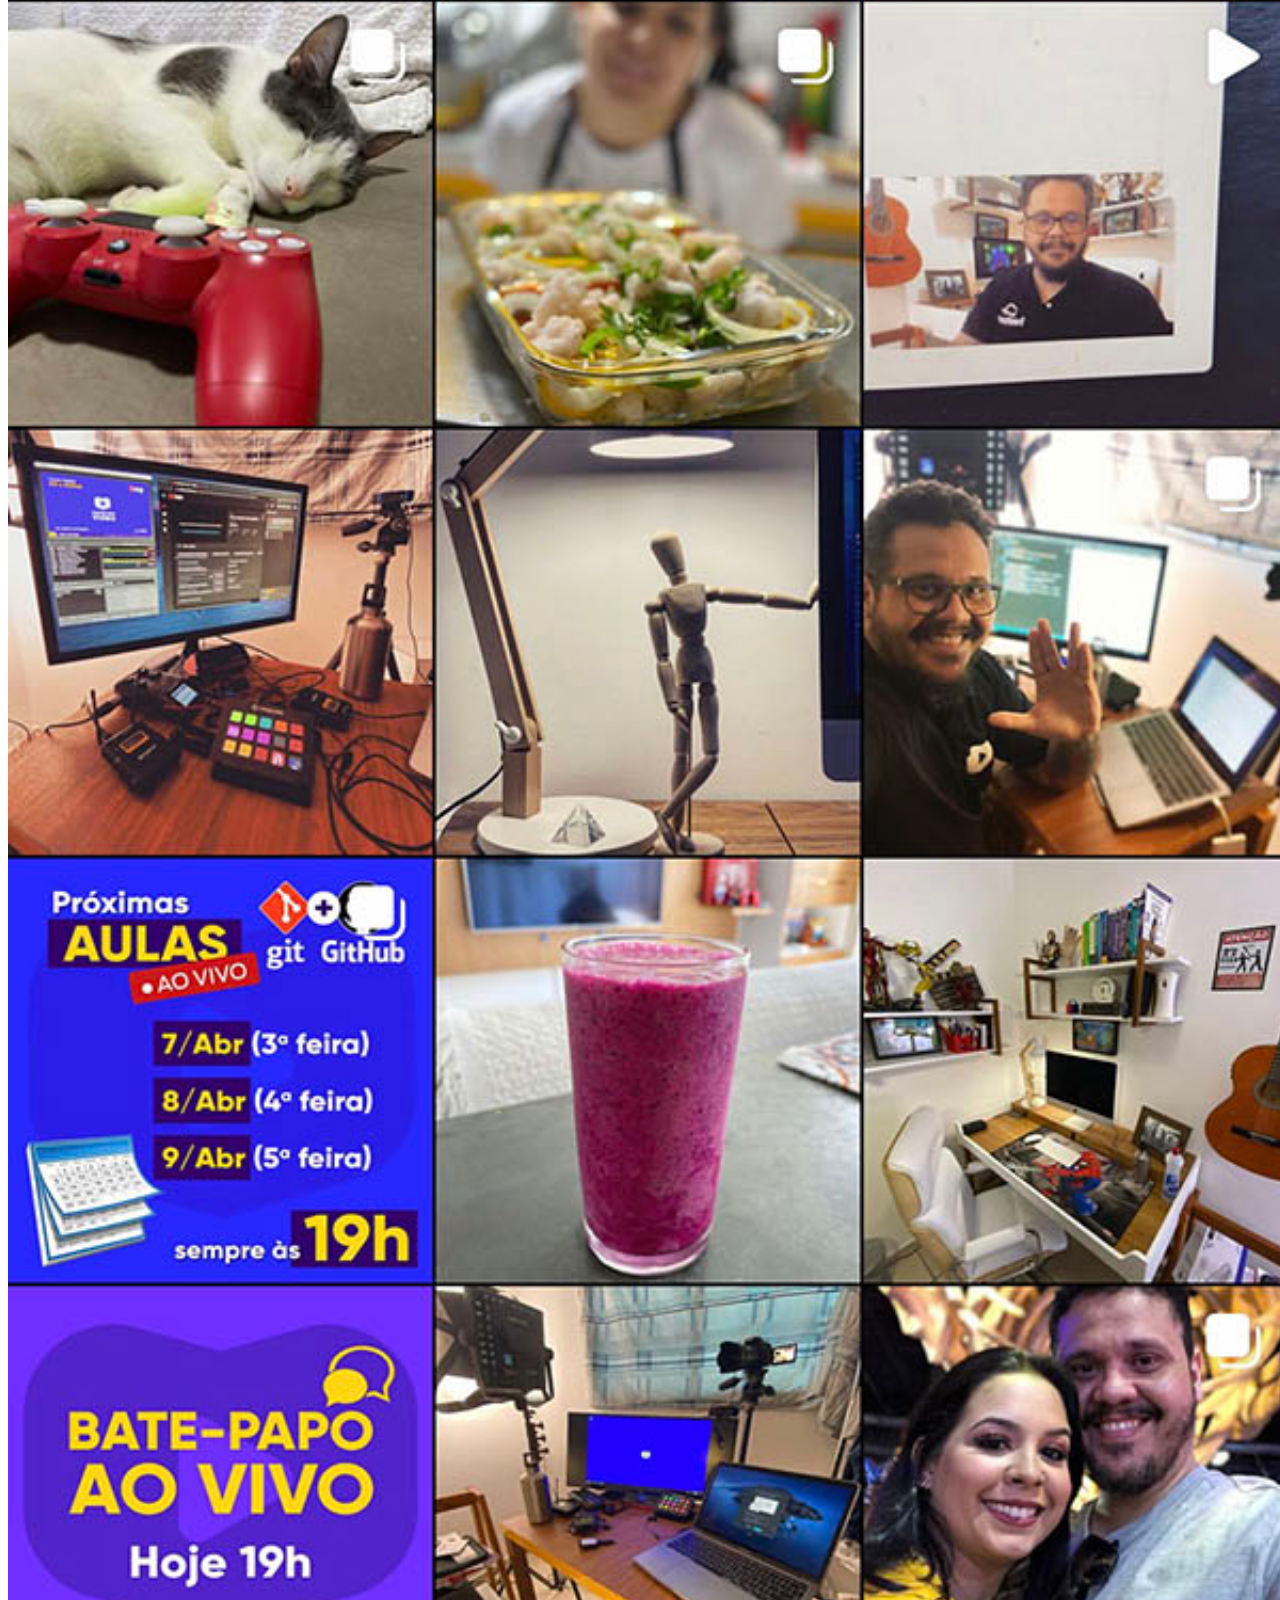
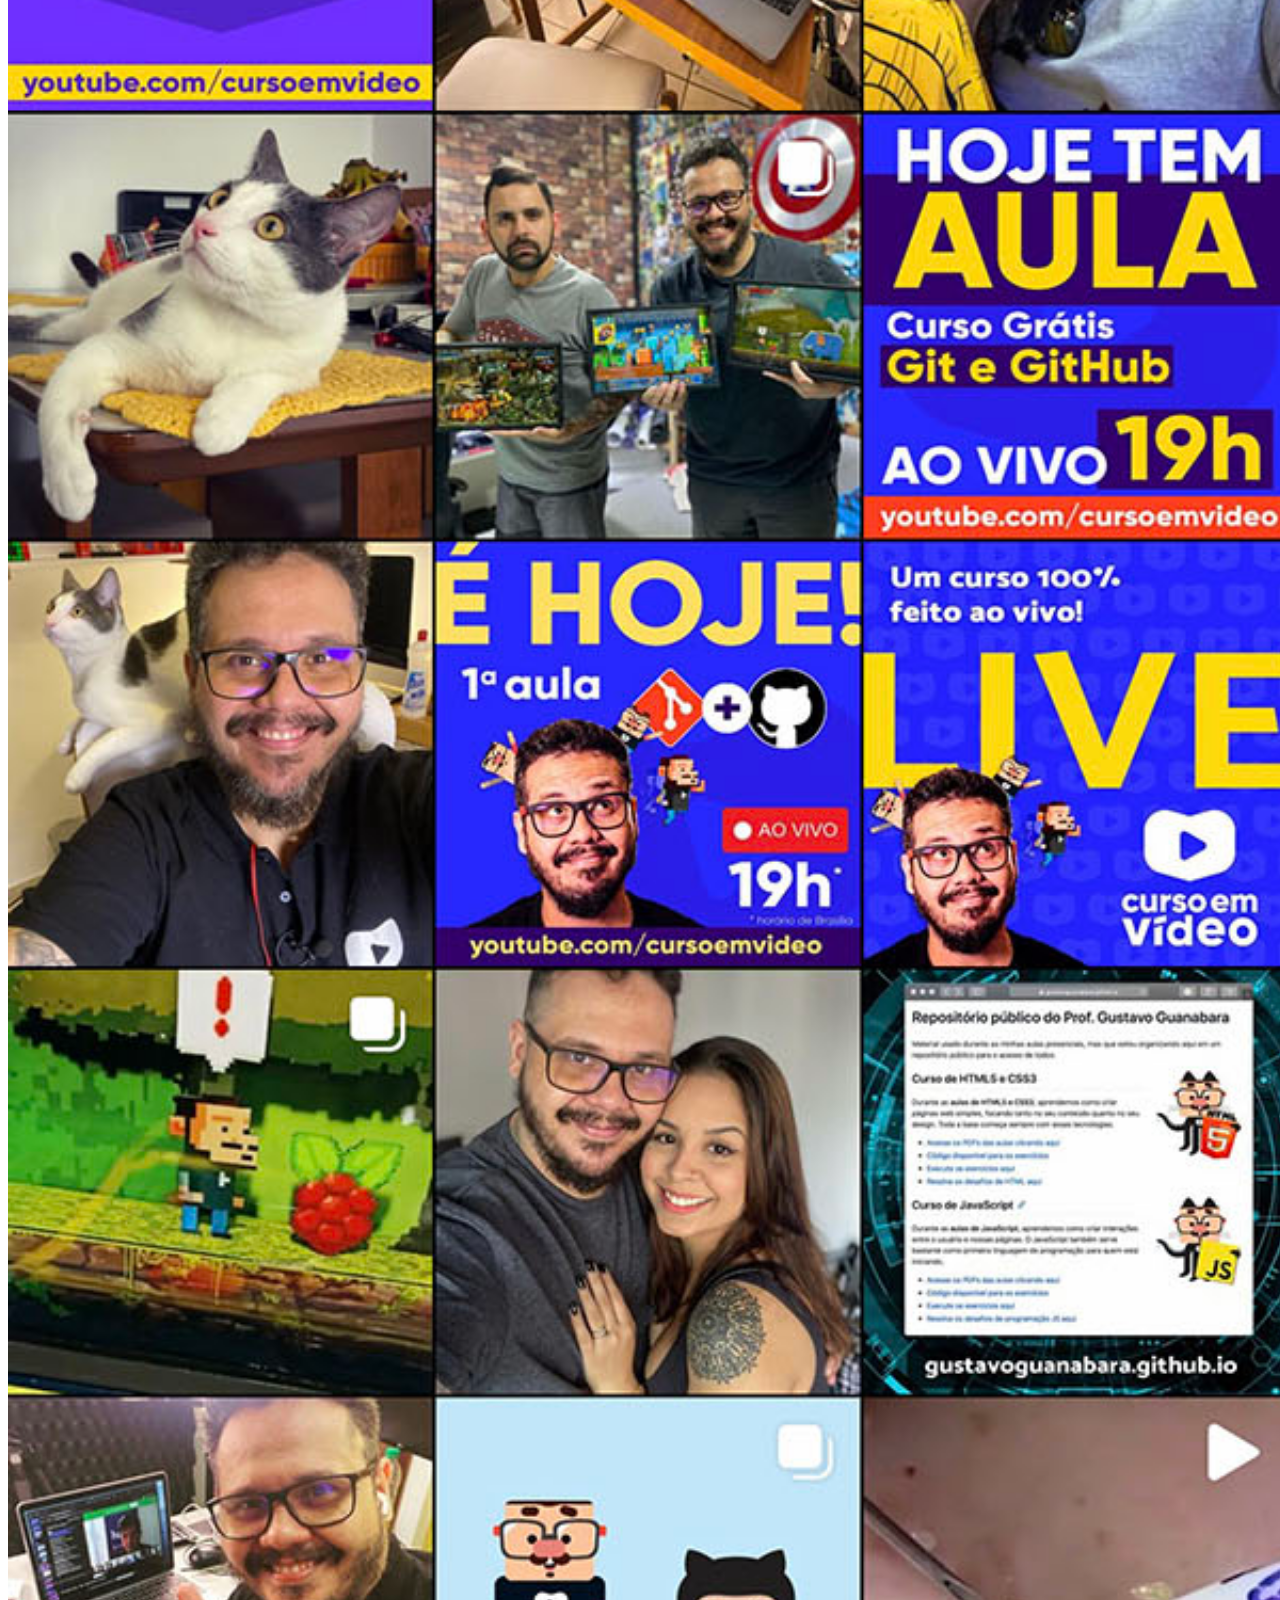
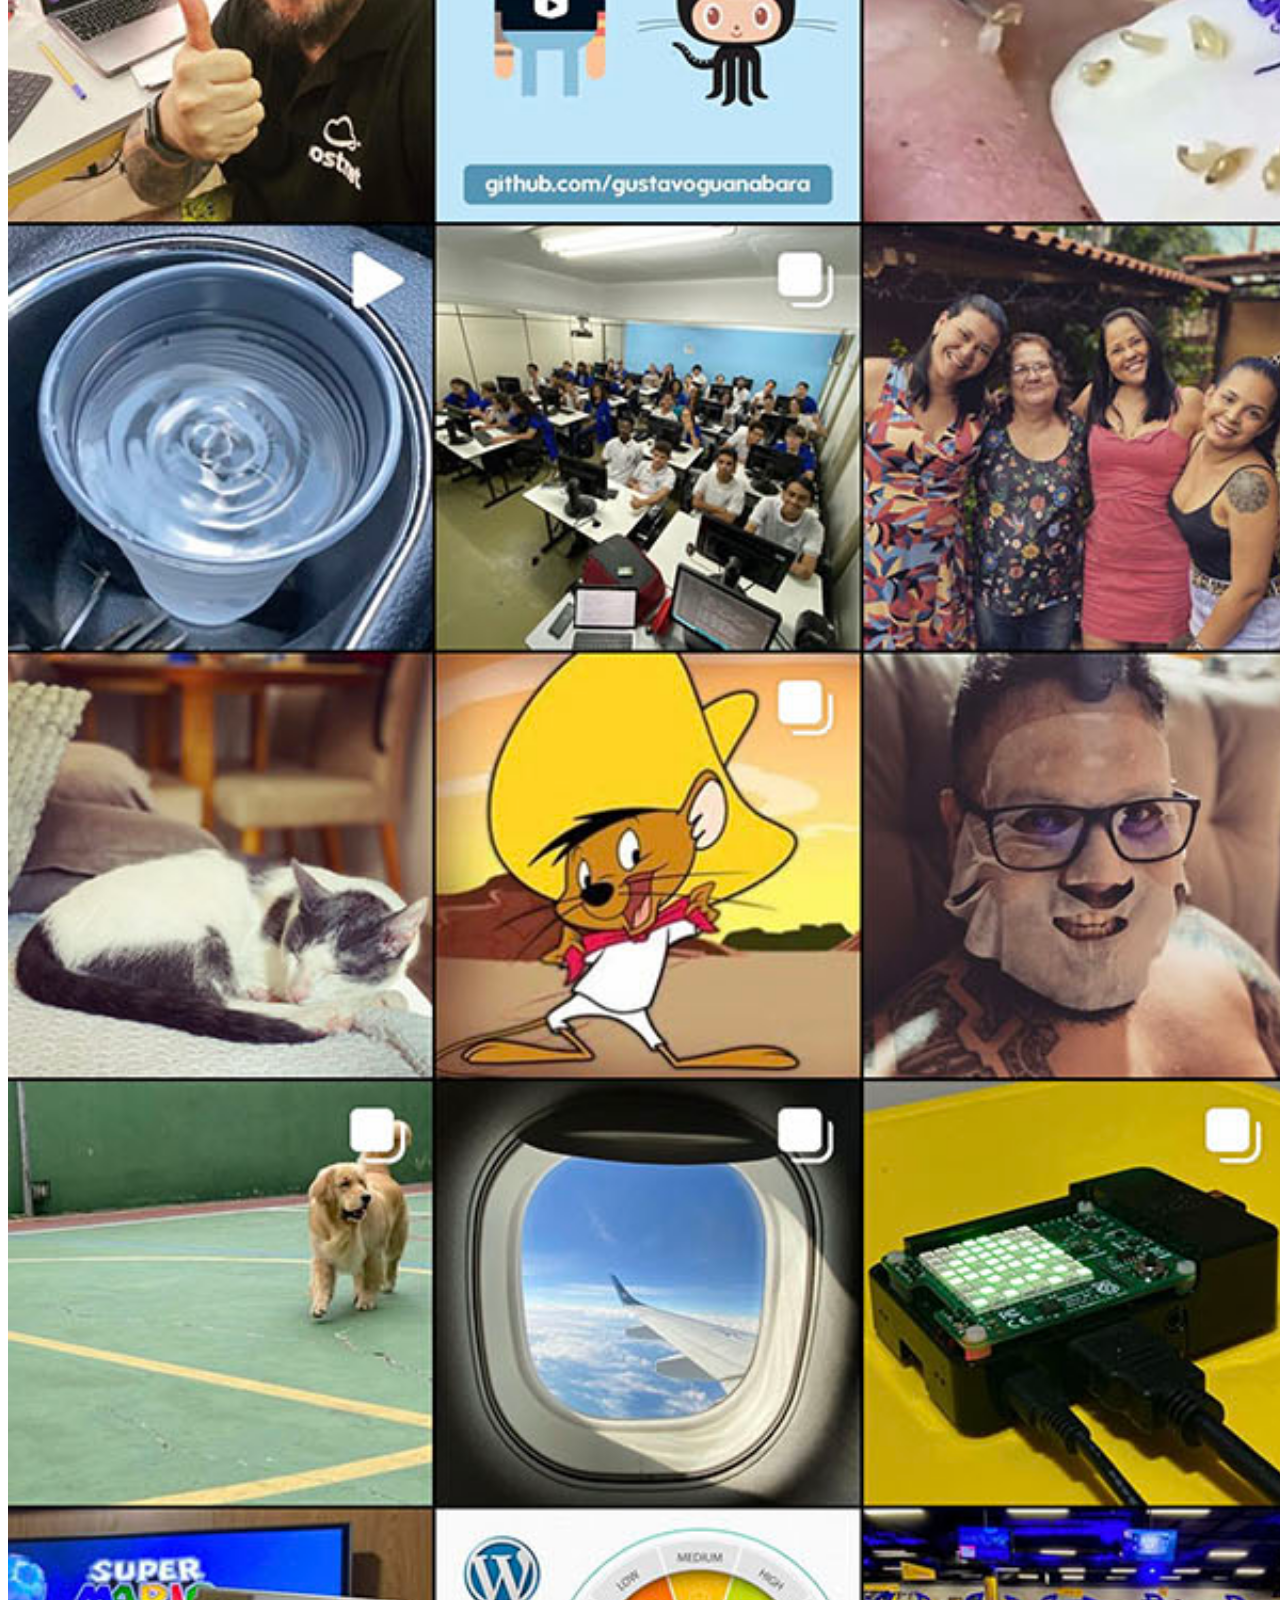
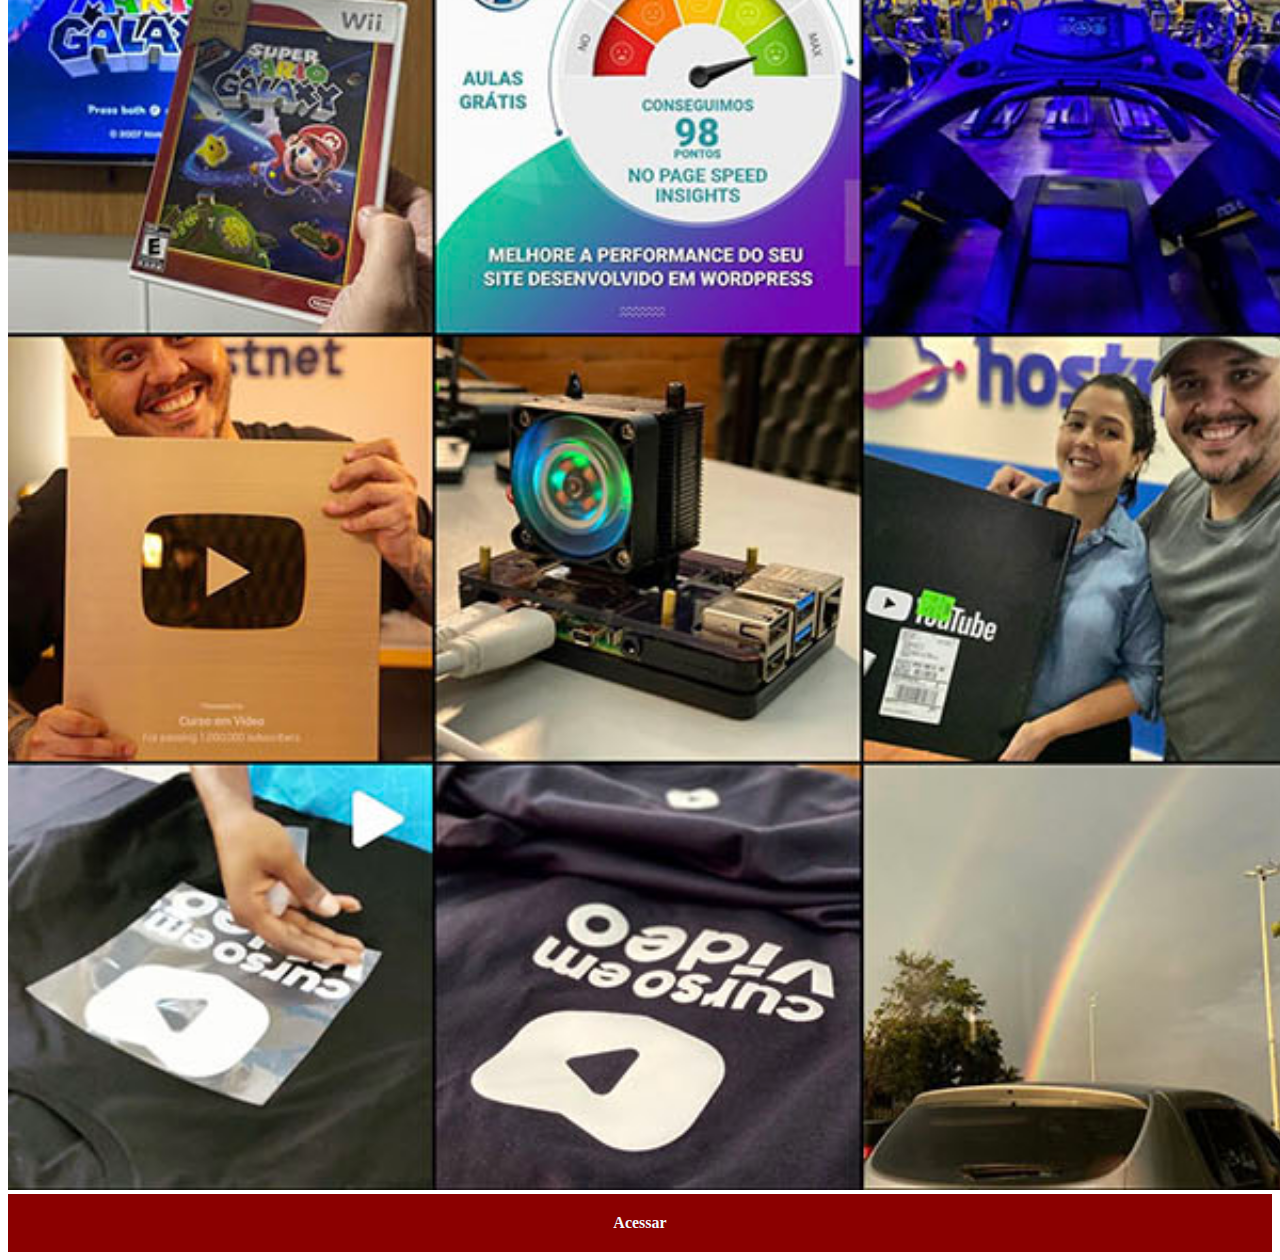
<file: insta.html>
<!DOCTYPE html>
<html lang="pt-br">
<head>
    <meta charset="UTF-8">
    <meta name="viewport" content="width=device-width, initial-scale=1.0">
    <title>YouTube</title>
    <link rel="stylesheet" href="estilos/style_botoes.css">
</head>
<body>
    <img src="imagens/tela-instagram.jpg" alt="Instagram">
    <a href="https://www.instagram.com/" target="_blank">Acessar</a>
</body>
</html>
</file>
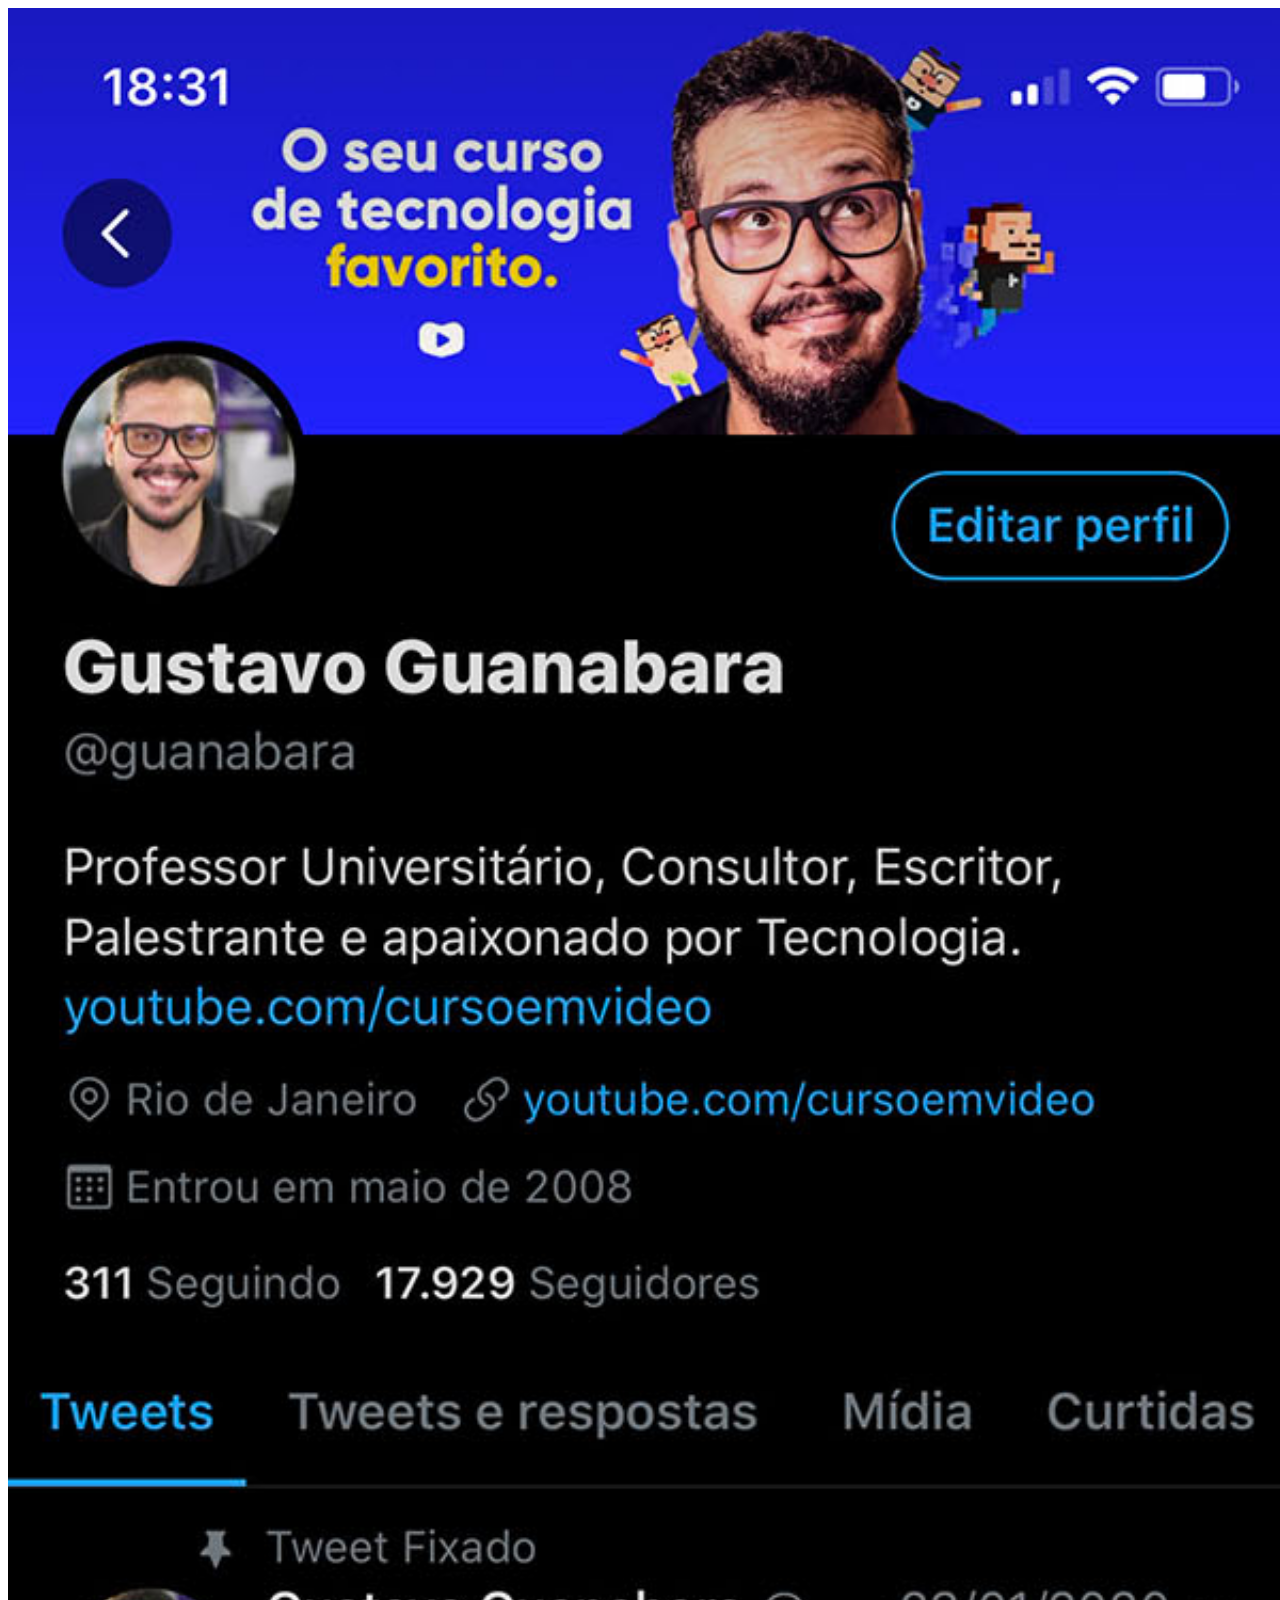
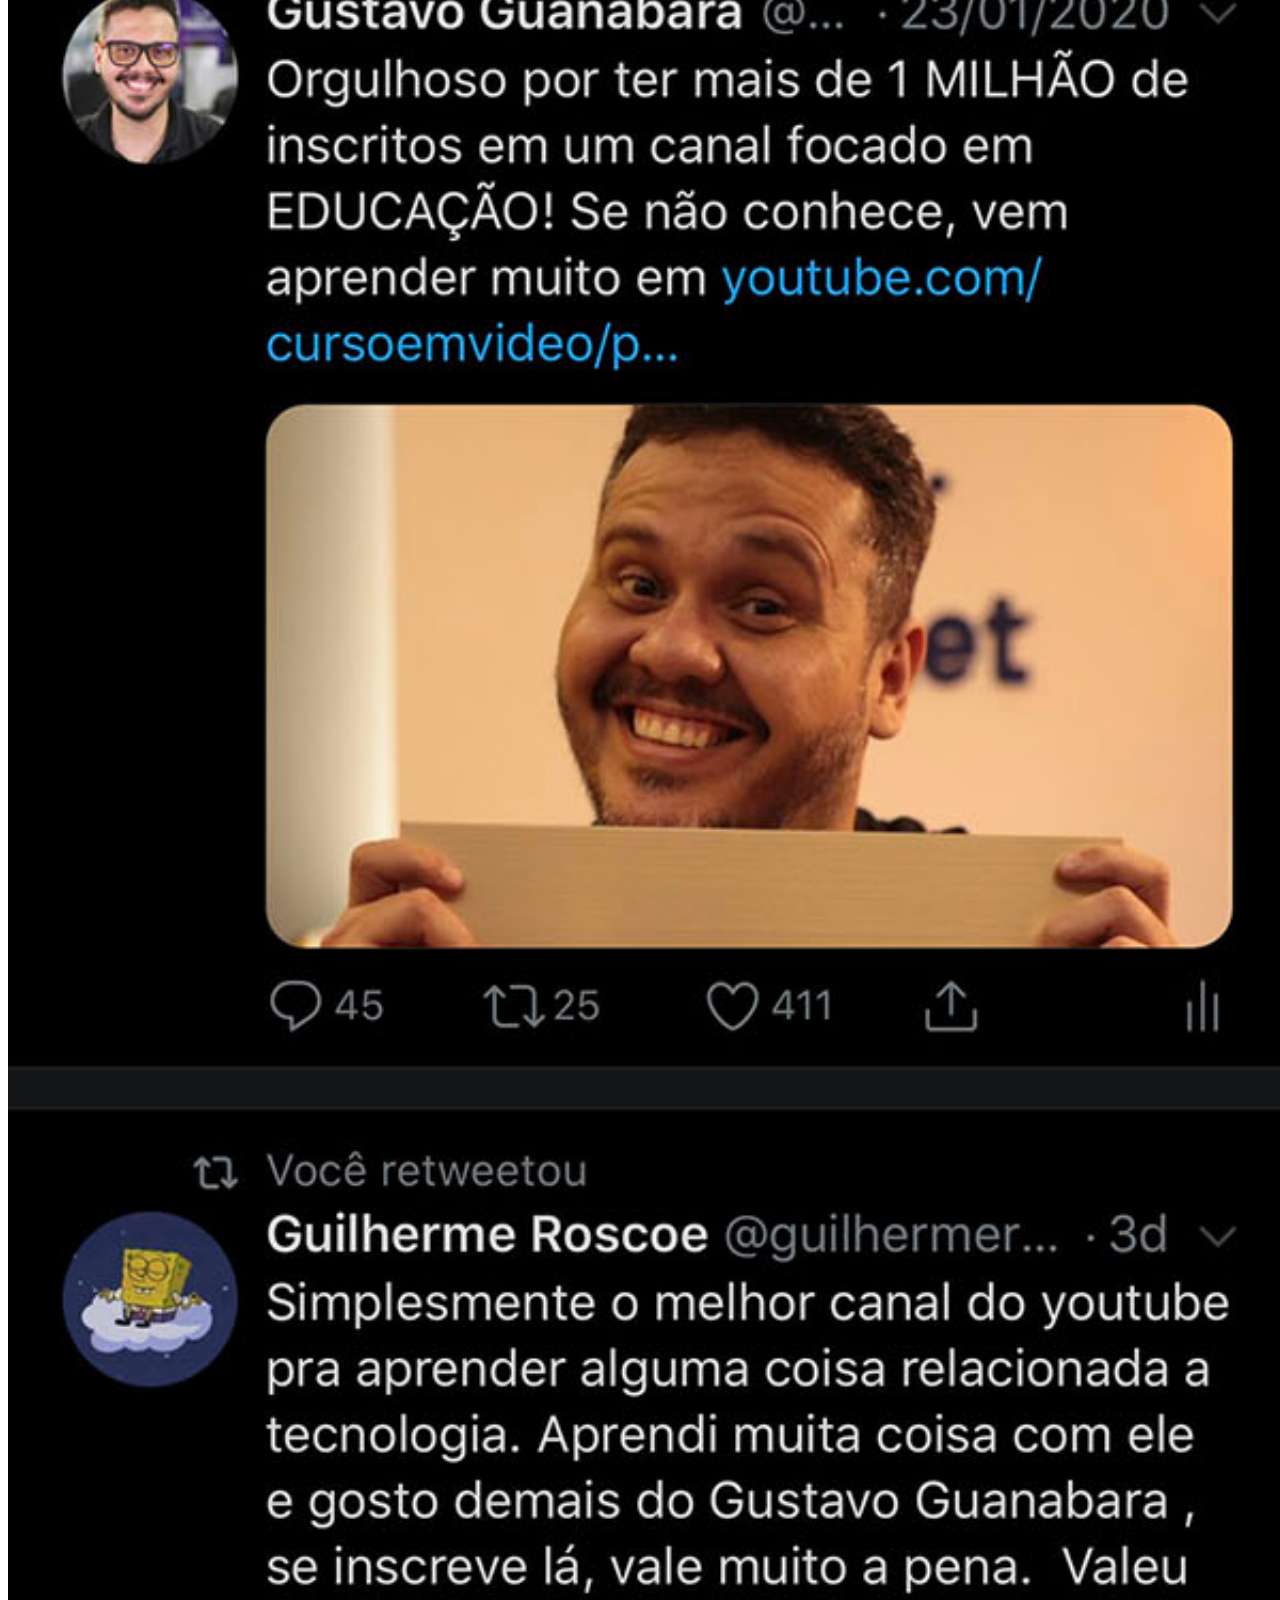
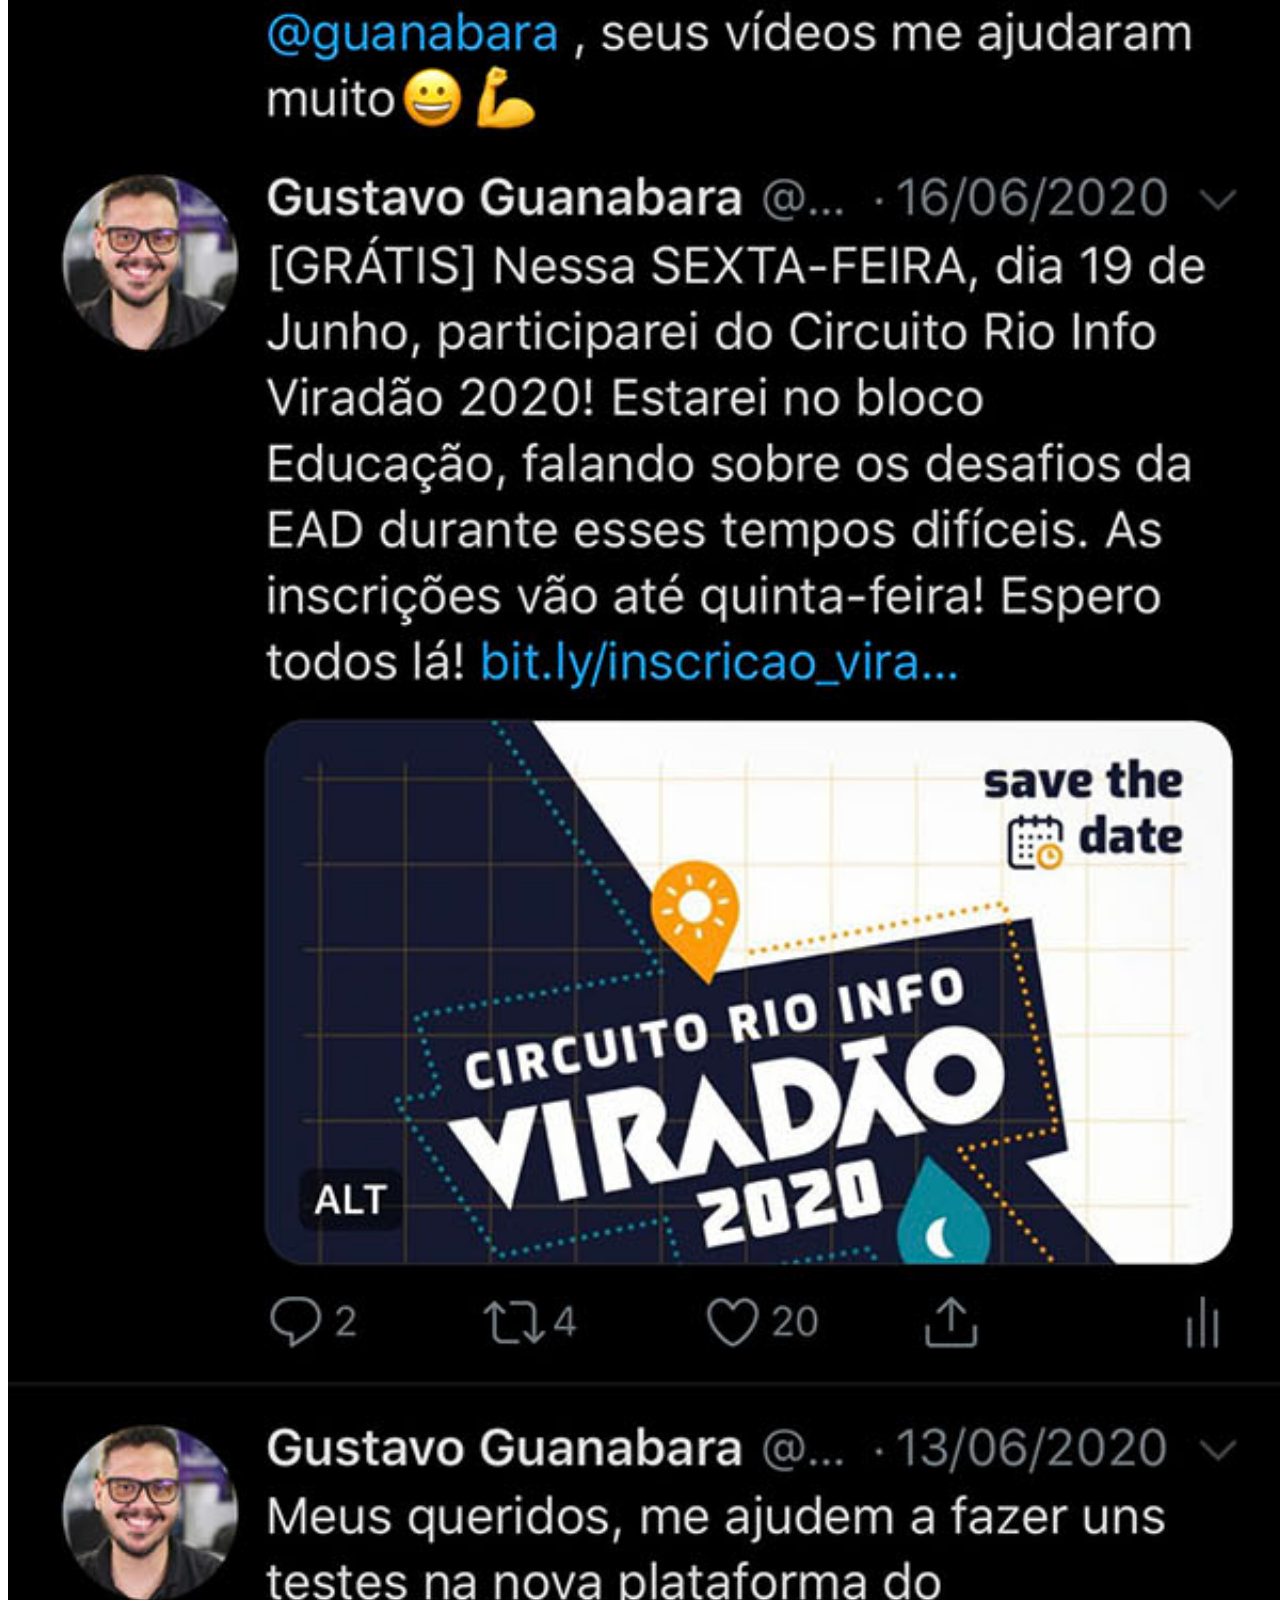
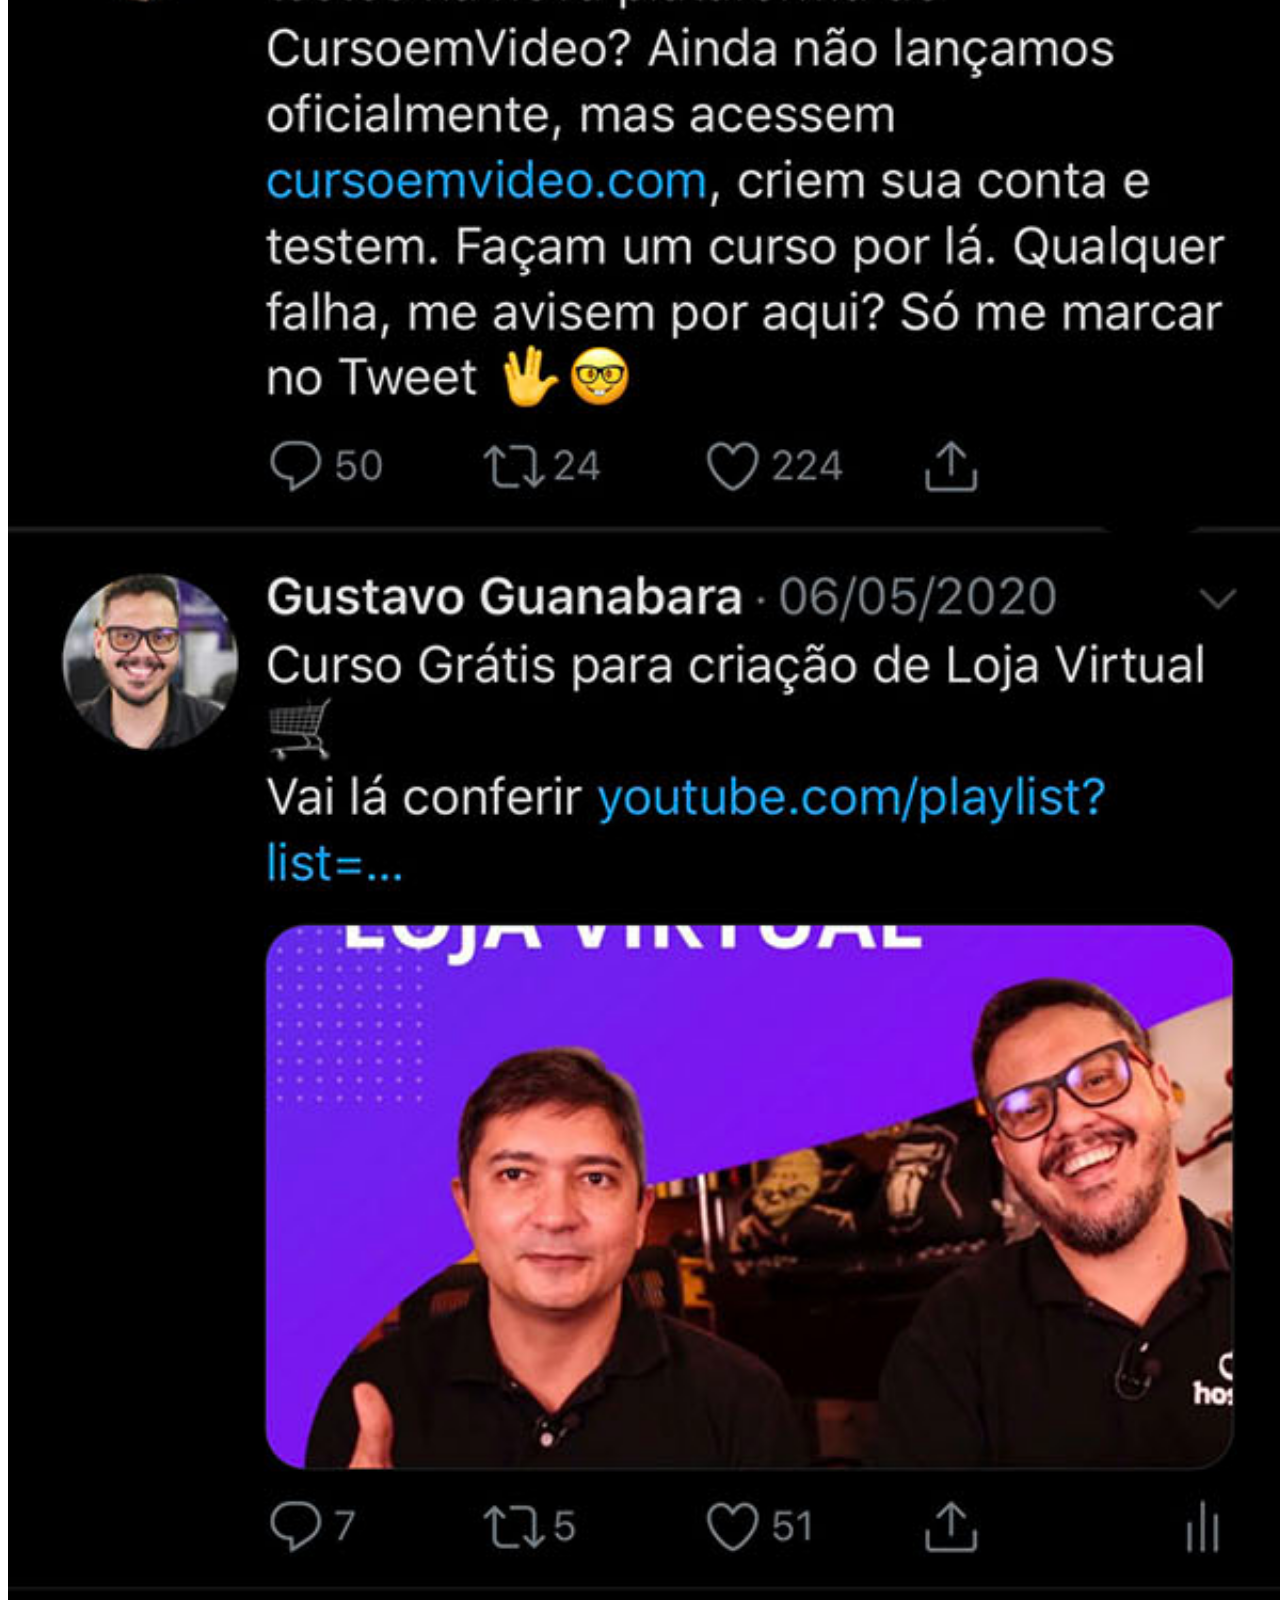
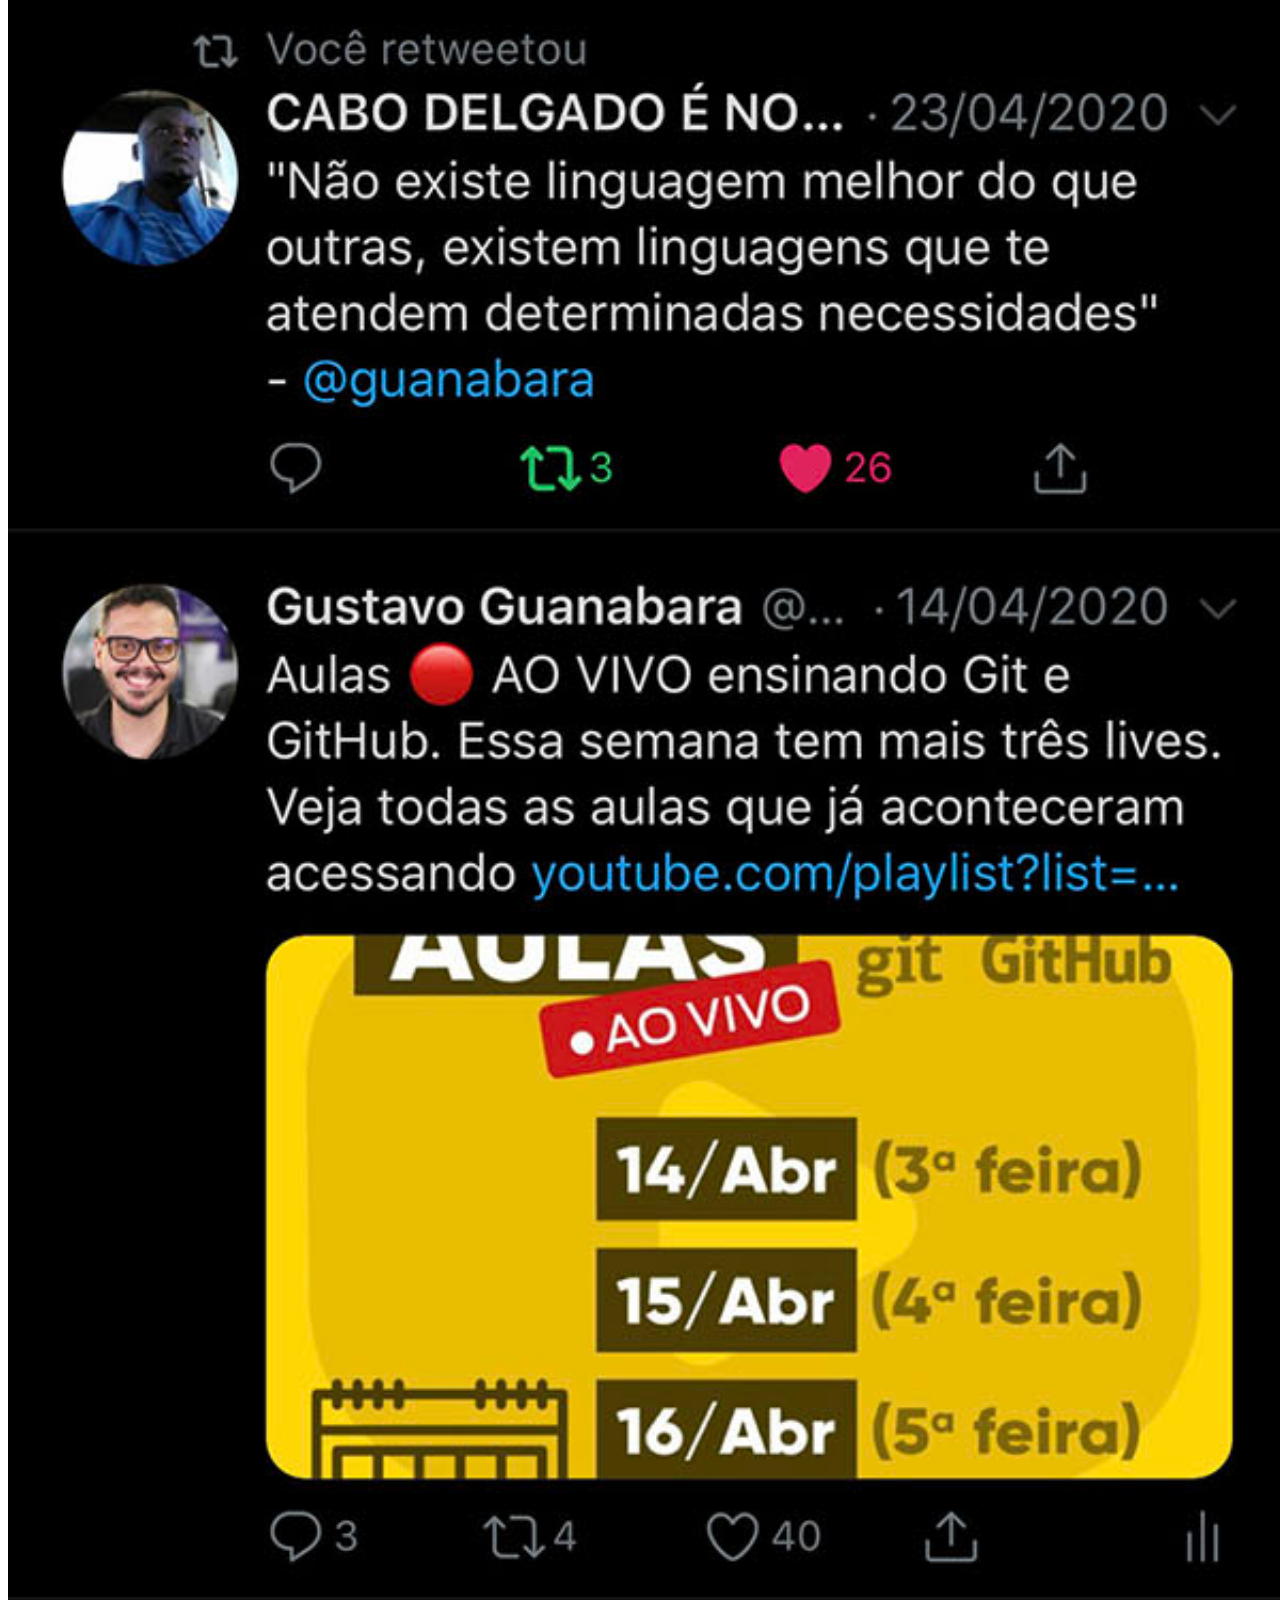
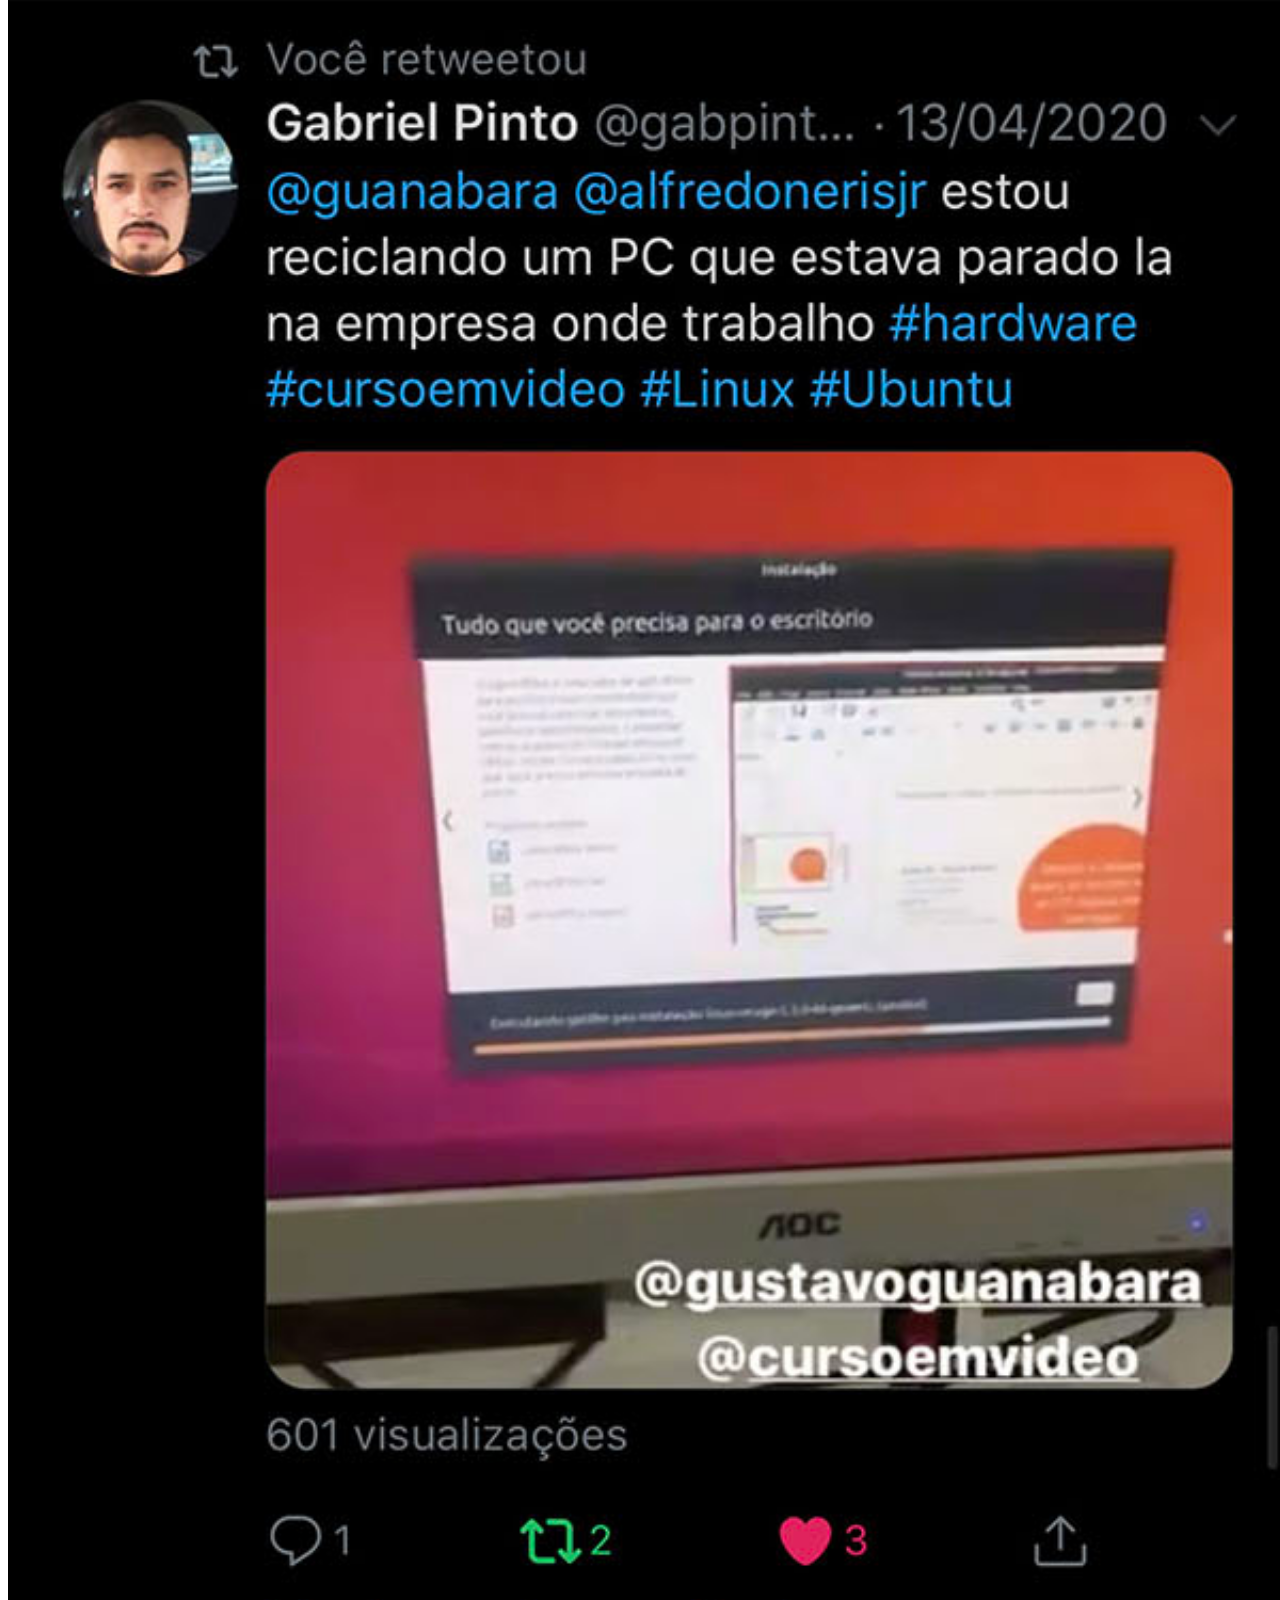
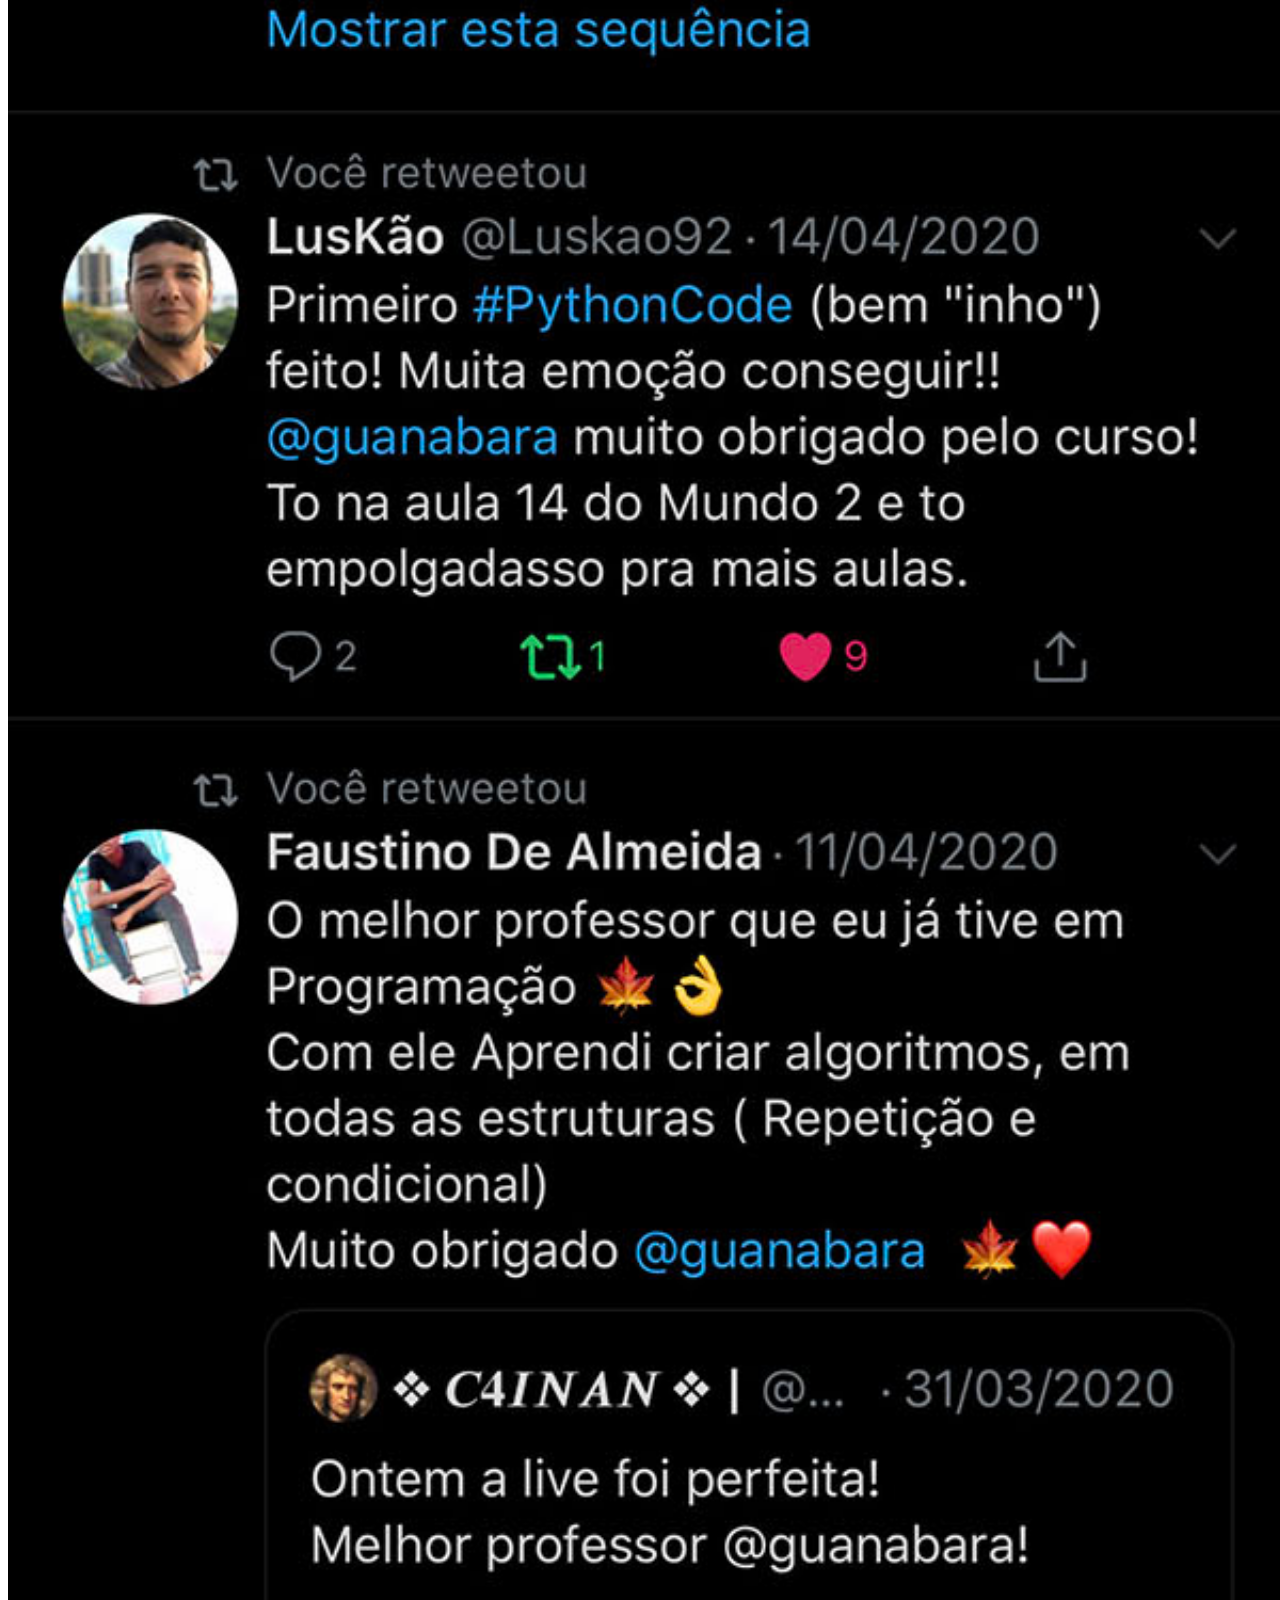
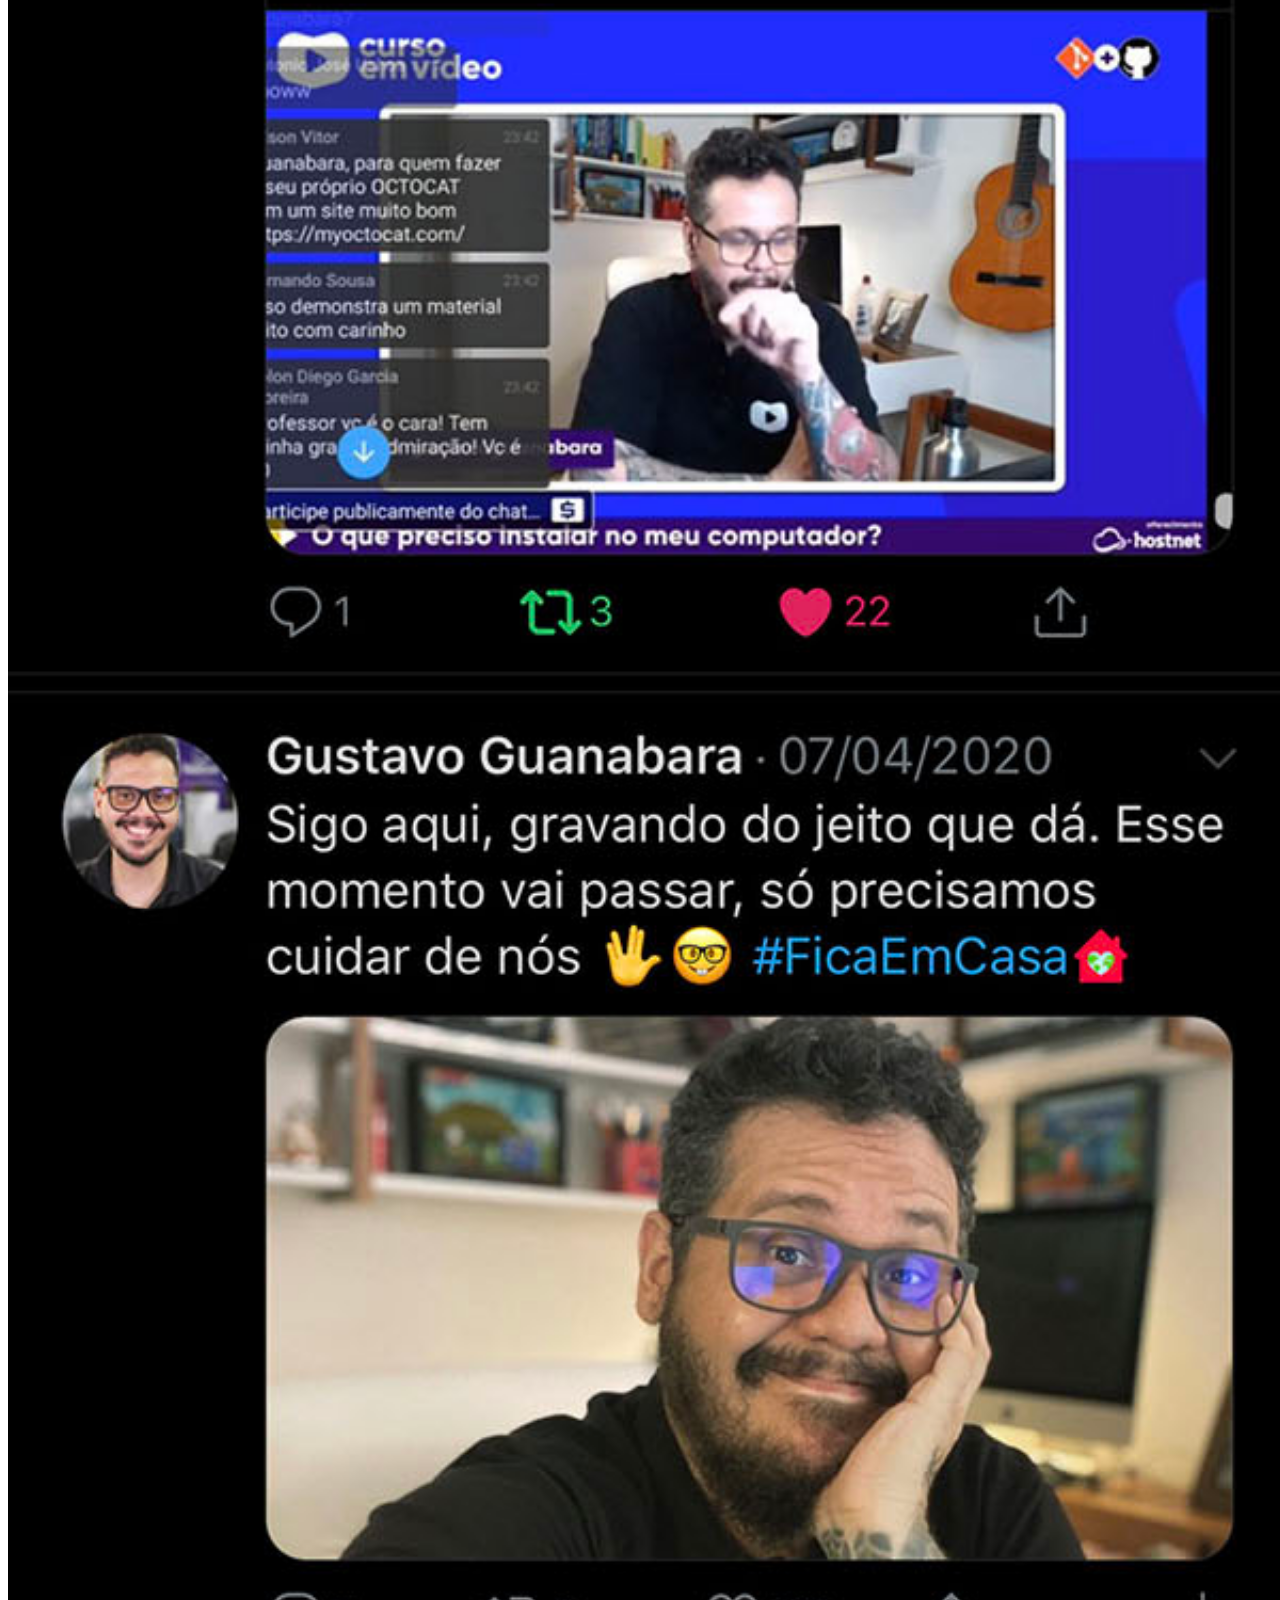
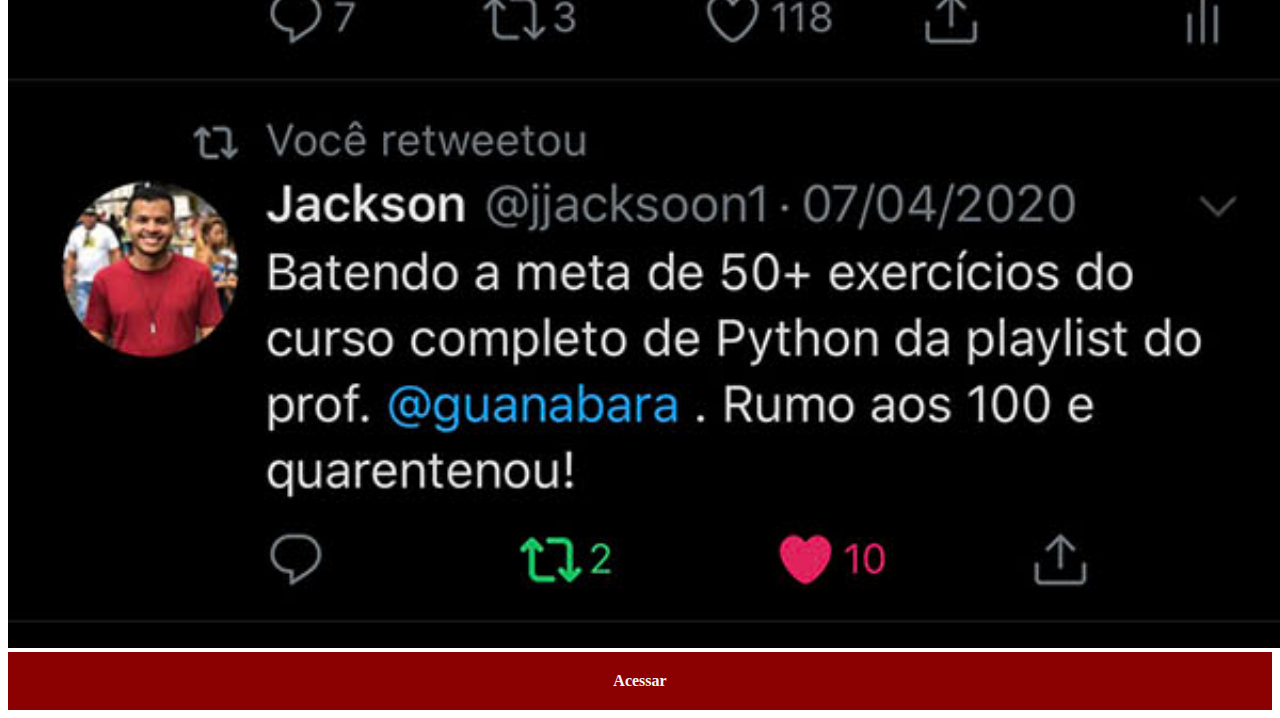
<file: x.html>
<!DOCTYPE html>
<html lang="pt-br">
<head>
    <meta charset="UTF-8">
    <meta name="viewport" content="width=device-width, initial-scale=1.0">
    <title>YouTube</title>
    <link rel="stylesheet" href="estilos/style_botoes.css">
</head>
<body>
    <img src="imagens/tela-twitter.jpg" alt="X">
    <a href="https://x.com/?mx=2" target="_blank">Acessar</a>
</body>
</html>
</file>
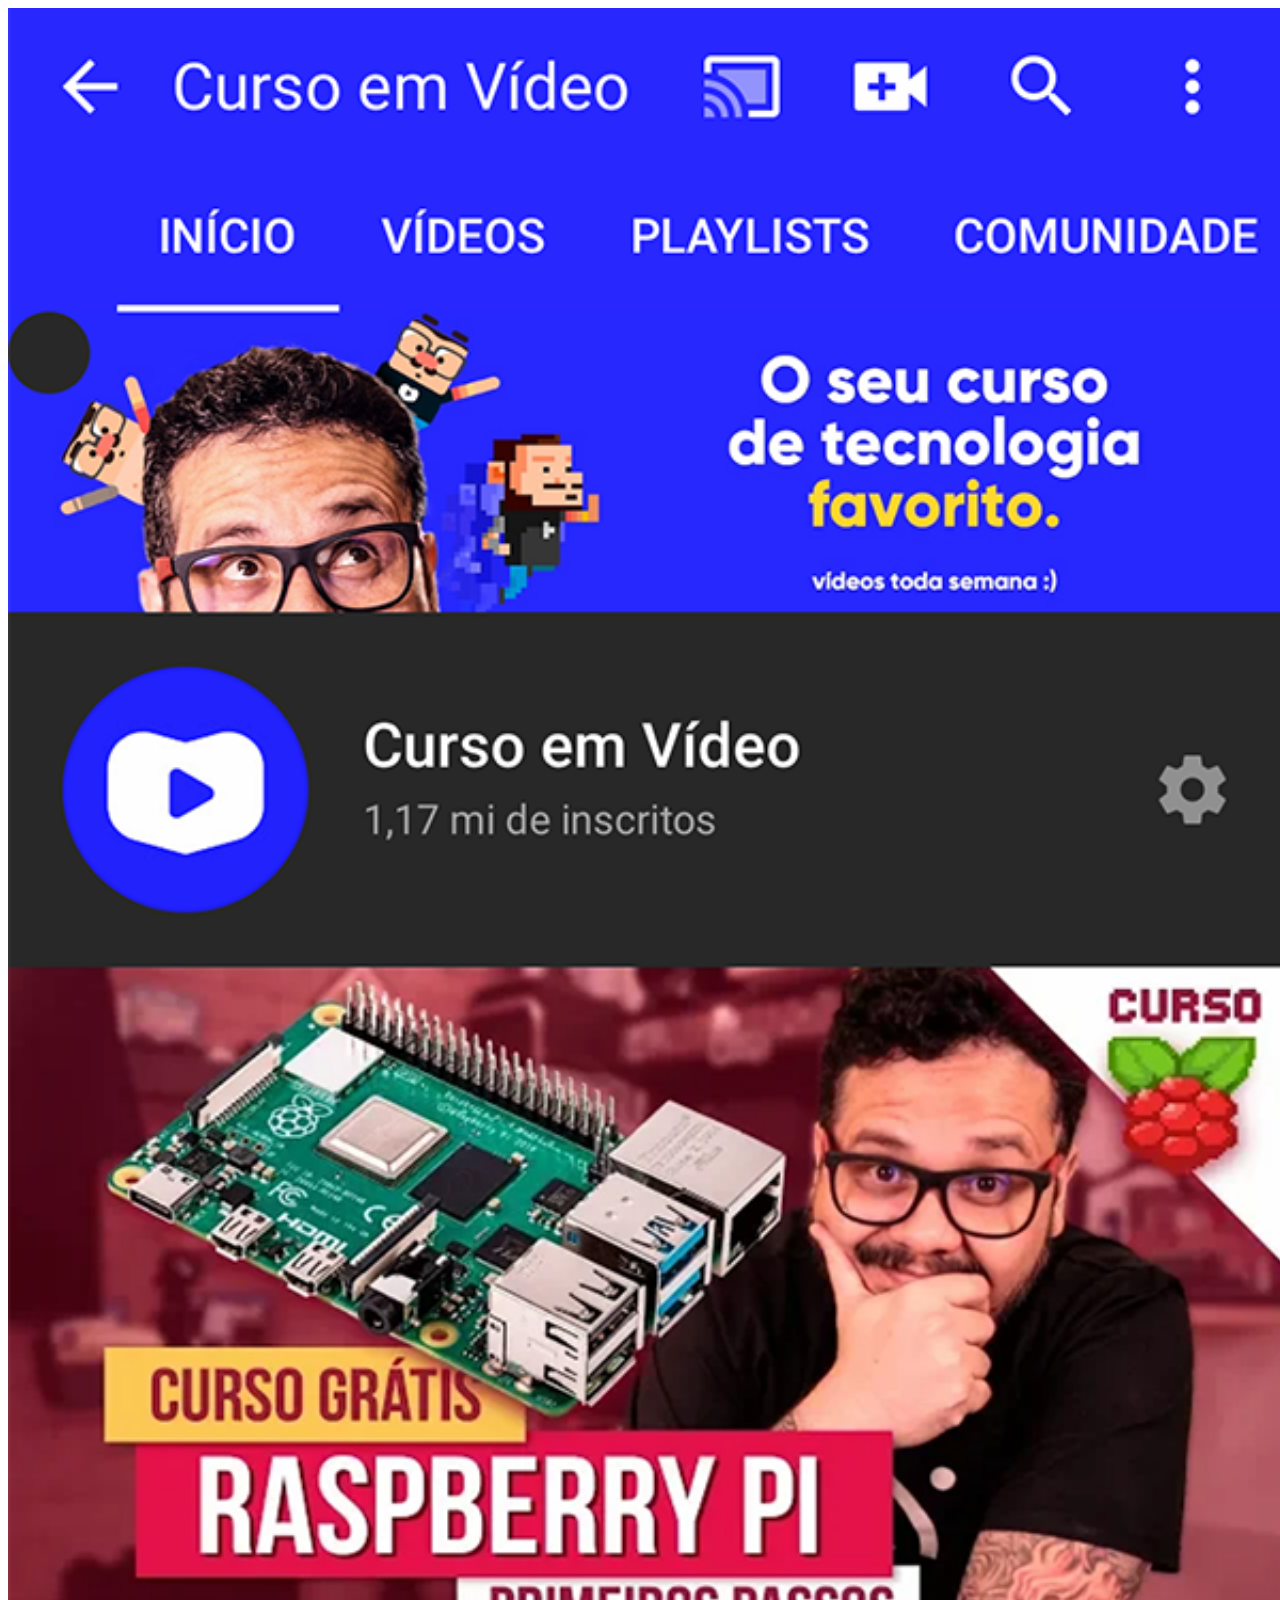
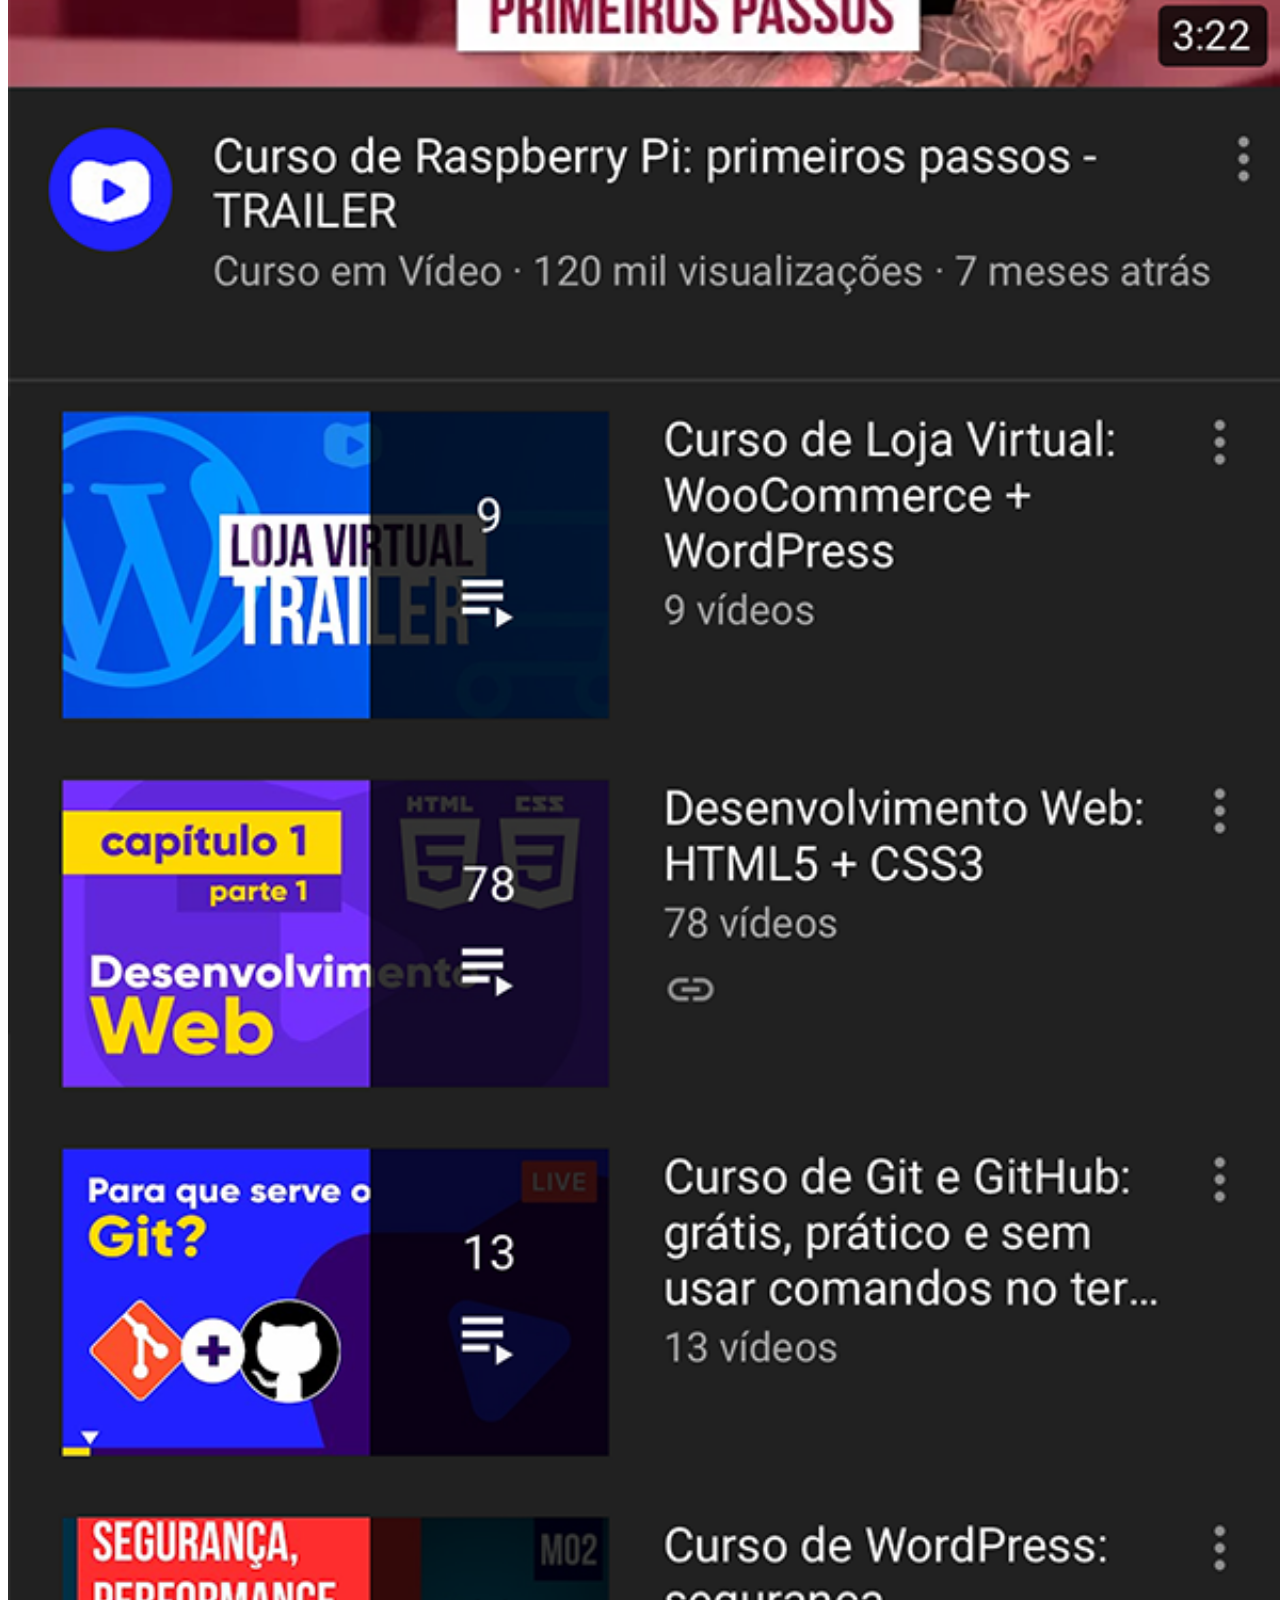
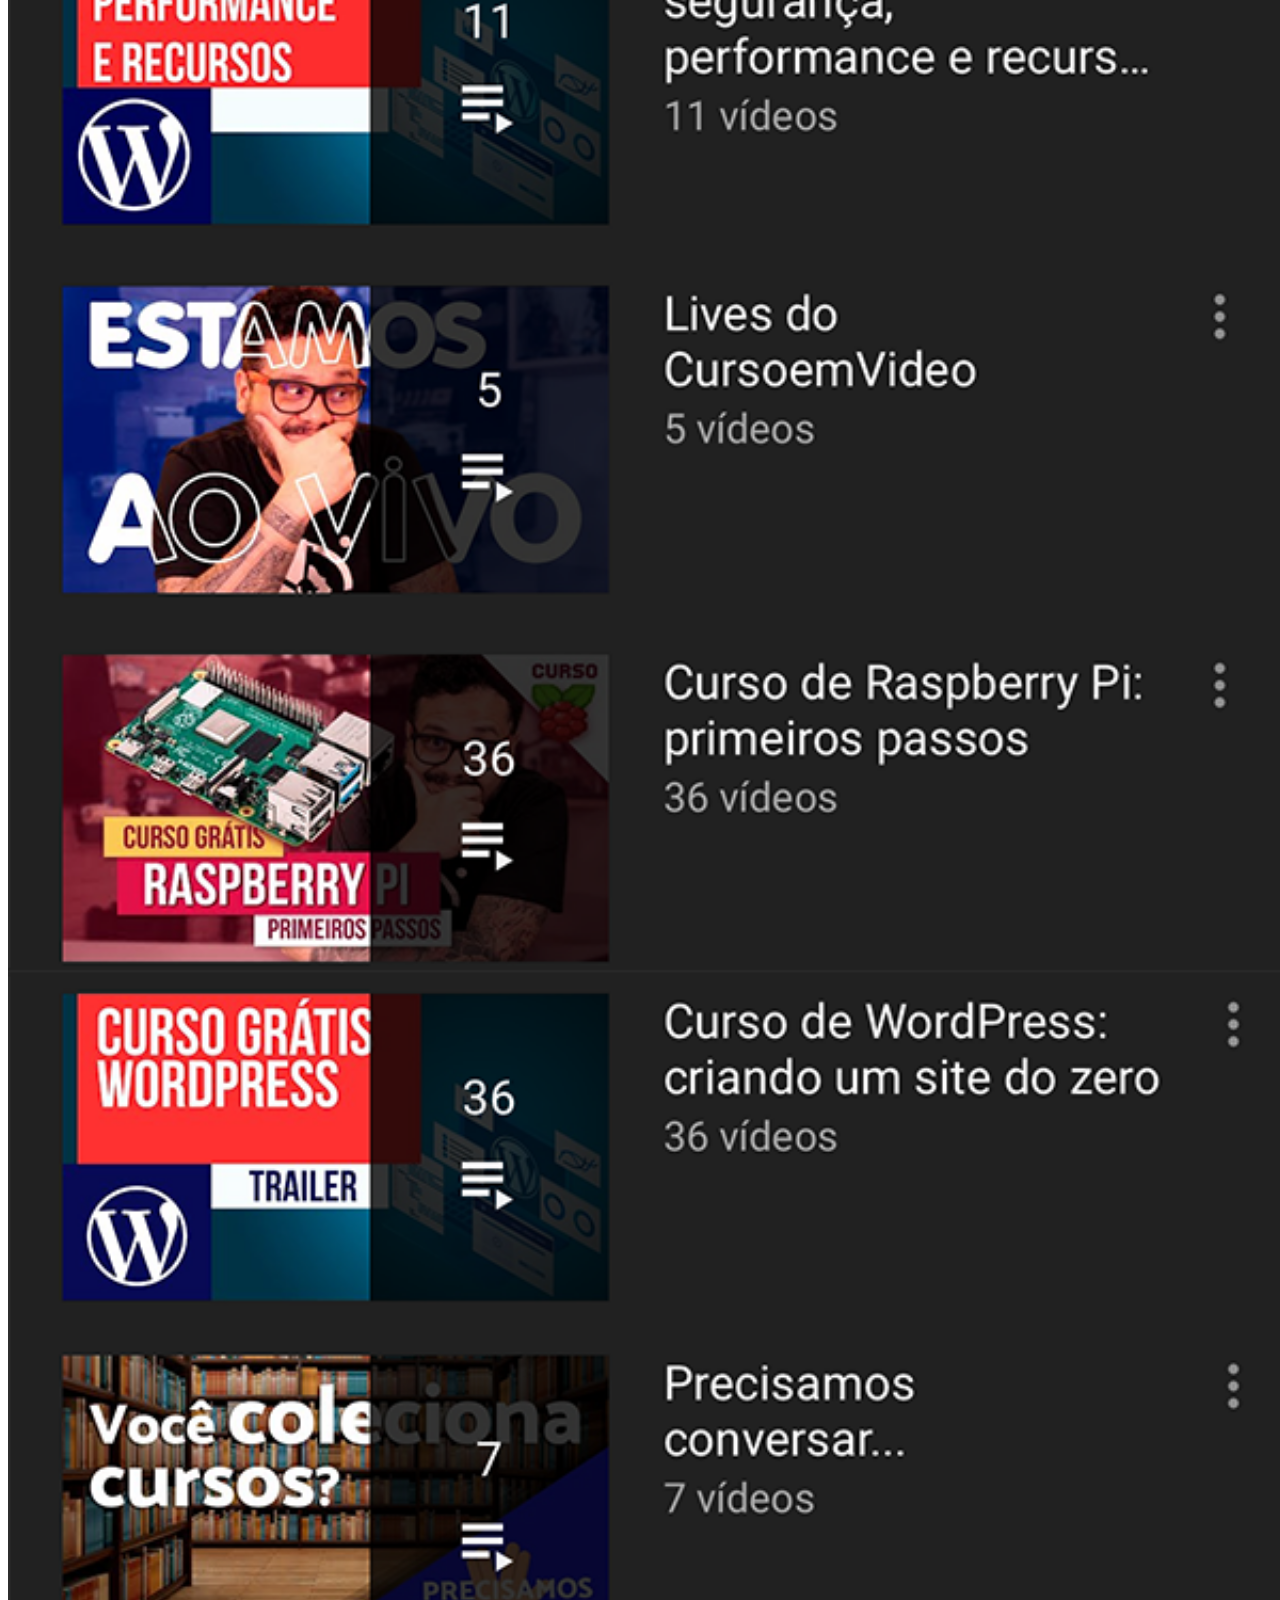
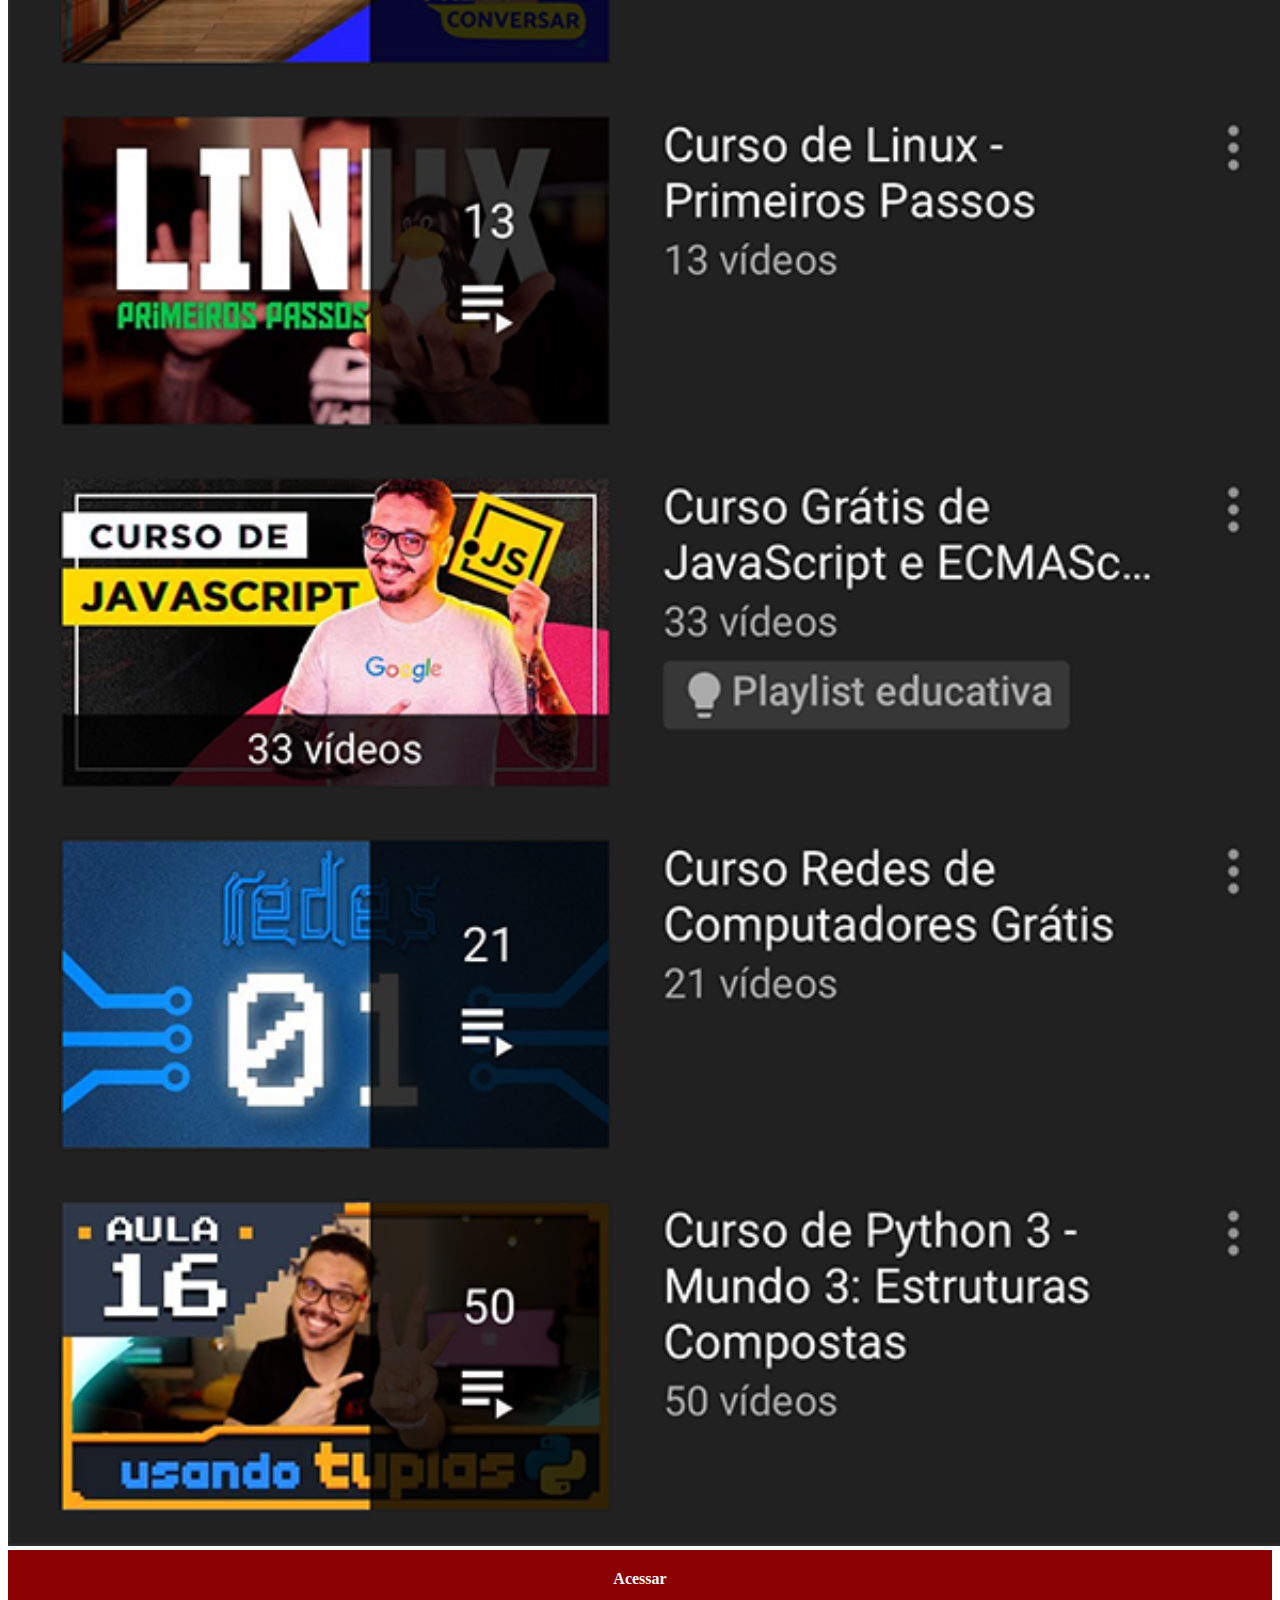
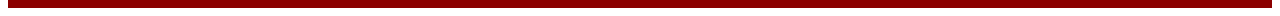
<file: youtube.html>
<!DOCTYPE html>
<html lang="pt-br">
<head>
    <meta charset="UTF-8">
    <meta name="viewport" content="width=device-width, initial-scale=1.0">
    <title>YouTube</title>
    <link rel="stylesheet" href="estilos/style_botoes.css">
</head>
<body>
    <img src="imagens/tela-youtube.png" alt="YouTube">
    <a href="https://www.youtube.com/" target="_blank">Acessar</a>
</body>
</html>
</file>
<file: estilos/style.css>
@charset "UTF-8;"

* {
    margin: 0;
    padding: 0;
    font-family: Arial, Helvetica, sans-serif;
}

html, body {
    height: 100vh;
    width: 100vw;
    background-color: black;
}

body {
    background: url('../imagens/fundo-madeira.jpg') no-repeat top center;
    background-size: cover;
    background-attachment: fixed;
}
    
main {
    position: relative;
    height: 100vh;   
}

section#fone {
    position: absolute;
    top: 50%;
    left: 50%;
    transform: translate(-50%, -50%);
    height: 627px;
    width: 311px;
    background: url('../imagens/frame-iphone.png') no-repeat;
    
}

iframe#tela {
    position: relative;
    top: 80px;
    left: 22px;
    width: 267px;
    height: 471px;
}

section#redes {
    text-align: left;
}

section#redes img {
    width: 50px;
    margin: 10px;
    border-radius: 50%;
    box-shadow: 2px 2px rgba(0, 0, 0, 0.400);
    box-sizing: border-box;
}

section#redes img:hover {
    border: 2px solid rgba(255, 255, 255, 0.395);
    transform: translate(-3px, -3px);
    box-shadow: 5px 5px 10px rgba(0, 0, 0, 0.564);
    transition: transform .3s border 1s;
}
</file>
<file: estilos/style_botoes.css>
@charset "UTF-8;"

* {
    margin: 0;
    padding: 0;
    font-family: Arial, Helvetica, sans-serif;
}

::-webkit-scrollbar {
     width: 0;
    padding: 0;
}

img {
    width: 100vw;
}

a {
    display: block;
    background-color: darkred;
    color: aliceblue;
    padding: 20px;
    text-align: center;
    font-weight: bolder;
    text-decoration: none;
}

 a:hover {
       background-color: red;
}
</file>
